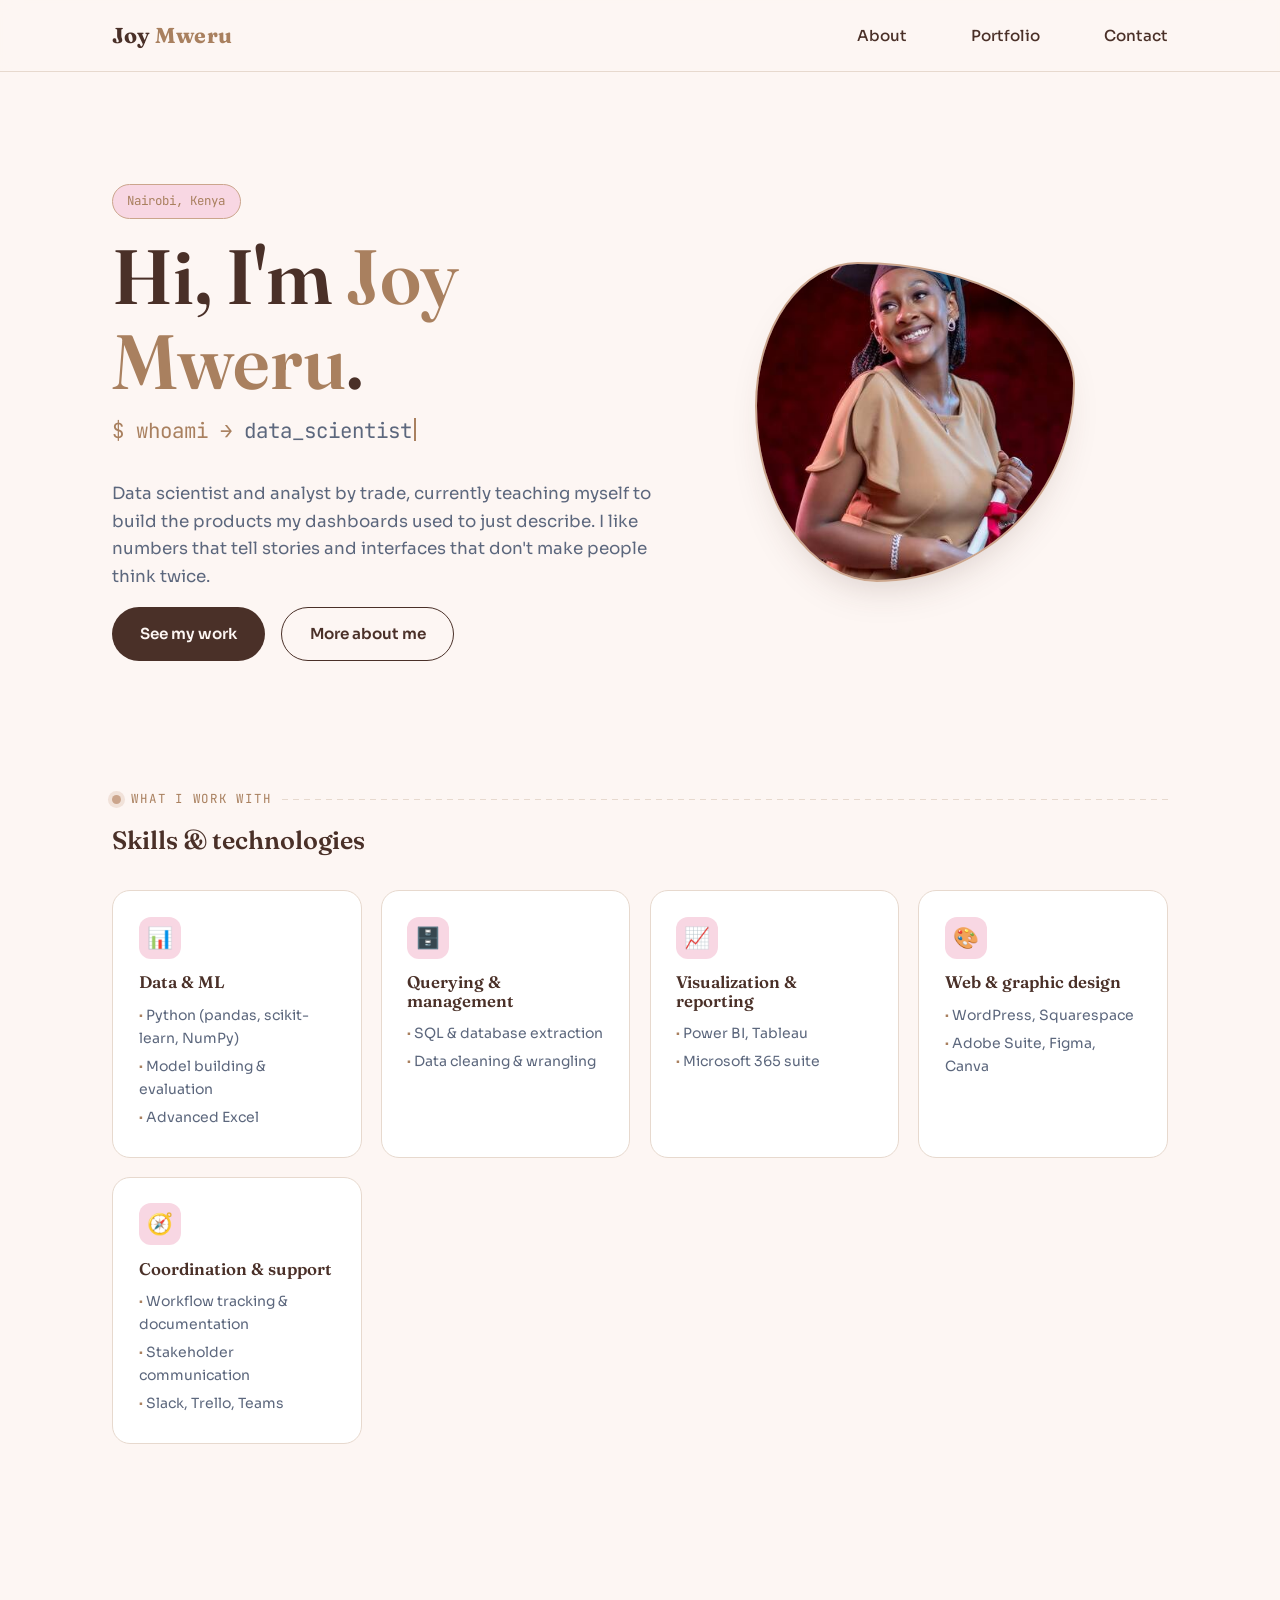
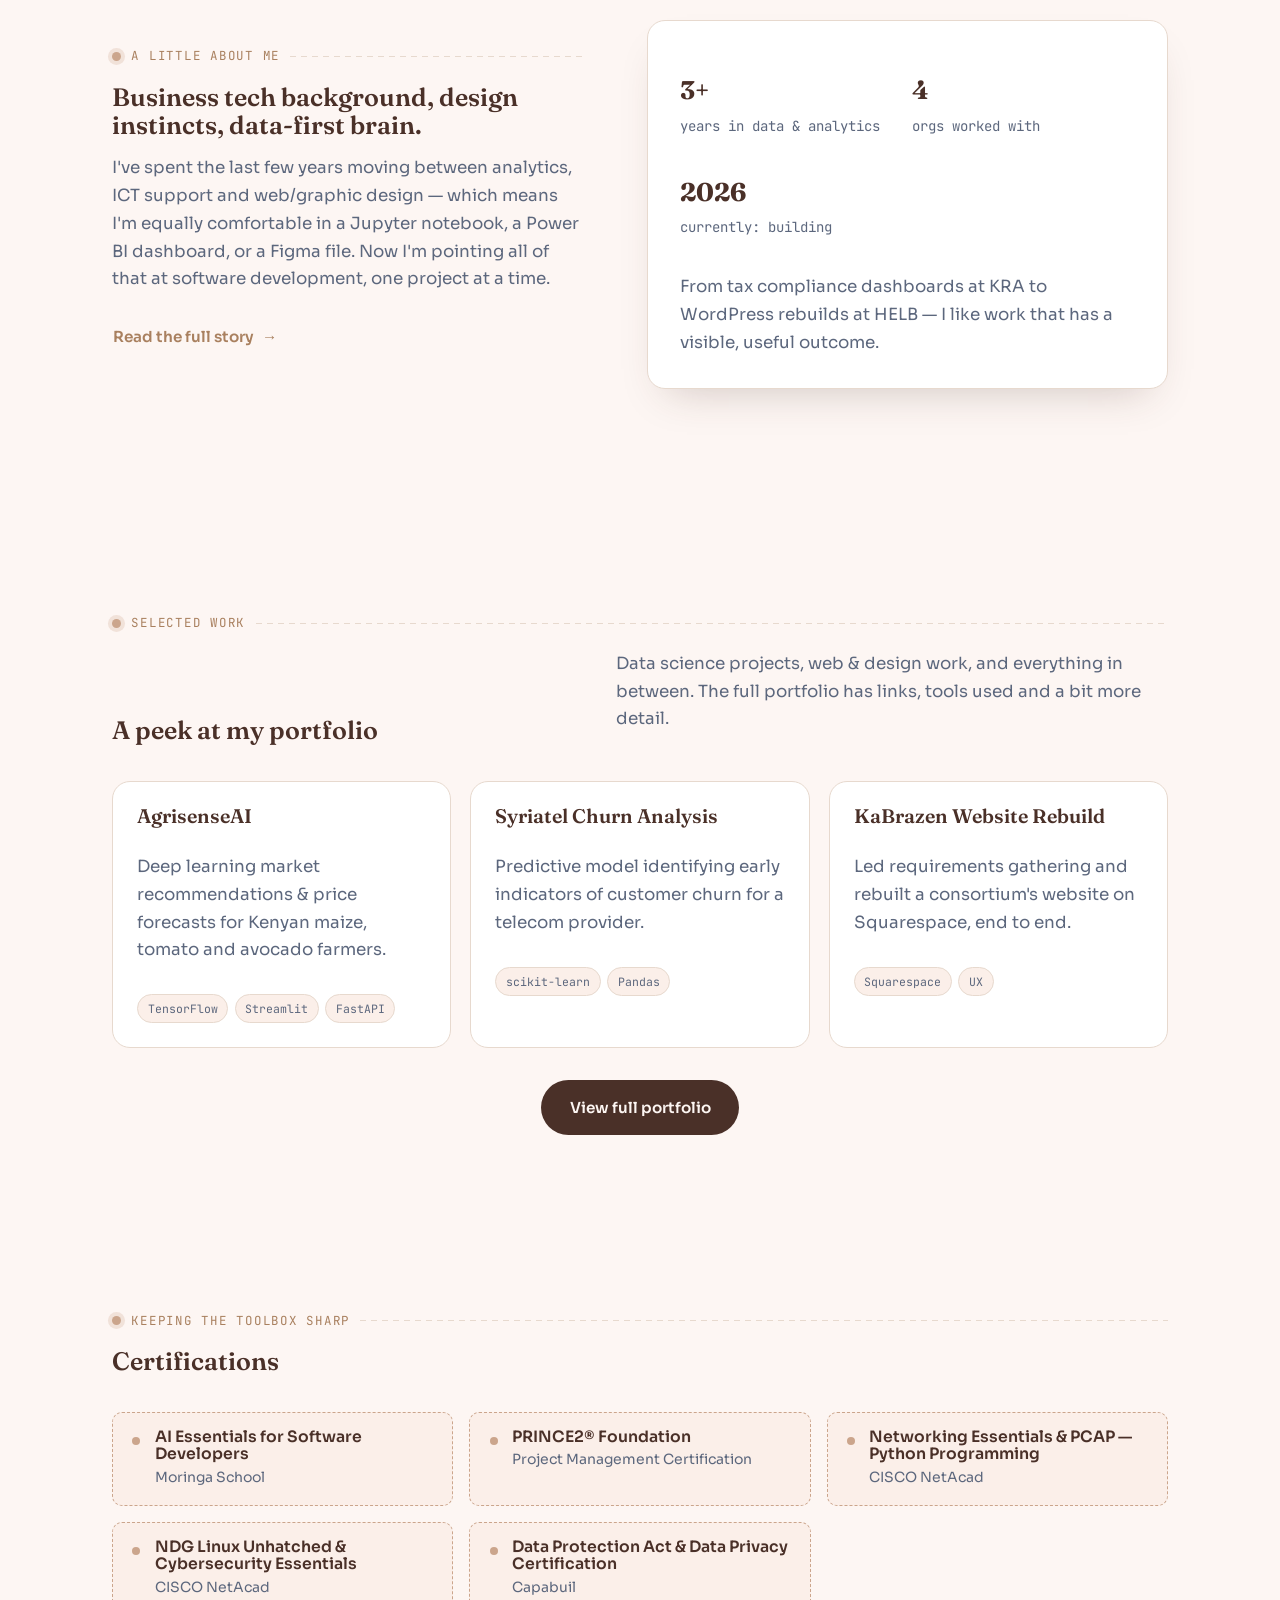
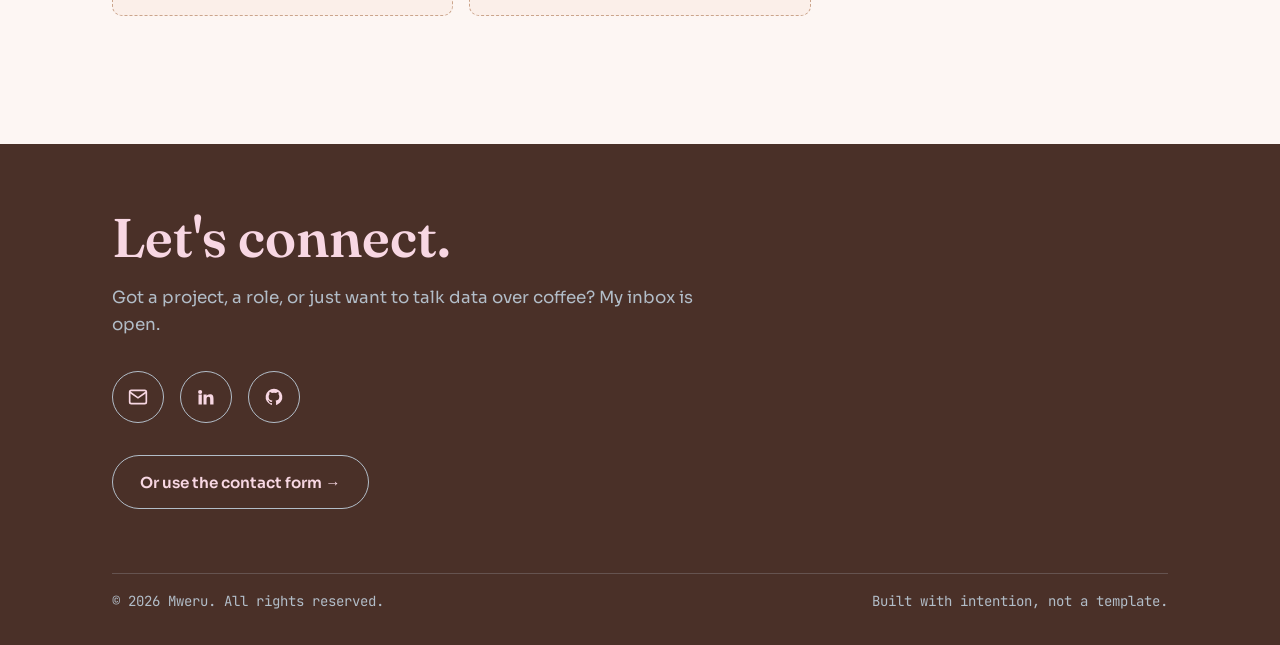
<file: index.html>
<!DOCTYPE html>
<html lang="en">
<head>
<meta charset="UTF-8">
<meta name="viewport" content="width=device-width, initial-scale=1.0">
<title>Joy Mweru Gitau — Data Scientist &amp; Developer in progress</title>
<meta name="description" content="Portfolio of Joy Mweru Gitau — data scientist and analyst transitioning into software development.">
<link rel="preconnect" href="https://fonts.googleapis.com">
<link rel="stylesheet" href="css/style.css">
</head>
<body>

<!-- ============ HEADER — appears on every page ============
     EDIT: your name/logo lives in .logo below. Nav items live in .nav-links -->
<header class="site-header">
  <div class="wrap">
    <a href="index.html" class="logo">Joy <span>Mweru</span></a>
    <nav>
      <ul class="nav-links">
        <li><a href="about.html">About</a></li>
        <li><a href="portfolio.html">Portfolio</a></li>
        <li><a href="contact.html">Contact</a></li>
      </ul>
    </nav>
    <button class="nav-toggle" aria-label="Toggle menu" aria-expanded="false"><span></span></button>
  </div>
</header>

<main>

  <!-- ============ HERO ============
       EDIT: swap the placeholder circle for a real photo — see
       comment inside .hero-portrait below. Update titles/blurb text. -->
  <section class="hero">
    <div class="wrap">
      <div class="hero-copy" data-reveal>
        <span class="hero-eyebrow">Nairobi, Kenya</span>
        <h1>Hi, I'm <em>Joy Mweru</em>.</h1>
        <p class="role-typer" data-role-typer></p>
        <p>Data scientist and analyst by trade, currently teaching myself to build the
          products my dashboards used to just describe. I like numbers that tell
          stories and interfaces that don't make people think twice.</p>
        <div class="hero-cta">
          <a href="portfolio.html" class="btn btn-primary">See my work</a>
          <a href="about.html" class="btn btn-outline">More about me</a>
        </div>
      </div>

      <div class="hero-portrait" data-reveal>
        <div class="frame">
          <img src="assets/img/img.jpg" alt="Joy Mweru Gitau">
        </div>
      </div>
    </div>
  </section>

  <!-- ============ SKILLS & TECHNOLOGIES ============ -->
  <section class="section-tight">
    <div class="wrap" data-reveal>
      <div class="eyebrow">What I work with</div>
      <div class="section-head">
        <h2>Skills &amp; technologies</h2>
      </div>
      <div class="skills-grid">
        <div class="skill-card">
          <div class="icon">📊</div>
          <h3>Data &amp; ML</h3>
          <ul>
            <li>Python (pandas, scikit-learn, NumPy)</li>
            <li>Model building &amp; evaluation</li>
            <li>Advanced Excel</li>
          </ul>
        </div>
        <div class="skill-card">
          <div class="icon">🗄️</div>
          <h3>Querying &amp; management</h3>
          <ul>
            <li>SQL &amp; database extraction</li>
            <li>Data cleaning &amp; wrangling</li>
          </ul>
        </div>
        <div class="skill-card">
          <div class="icon">📈</div>
          <h3>Visualization &amp; reporting</h3>
          <ul>
            <li>Power BI, Tableau</li>
            <li>Microsoft 365 suite</li>
          </ul>
        </div>
        <div class="skill-card">
          <div class="icon">🎨</div>
          <h3>Web &amp; graphic design</h3>
          <ul>
            <li>WordPress, Squarespace</li>
            <li>Adobe Suite, Figma, Canva</li>
          </ul>
        </div>
        <div class="skill-card">
          <div class="icon">🧭</div>
          <h3>Coordination &amp; support</h3>
          <ul>
            <li>Workflow tracking &amp; documentation</li>
            <li>Stakeholder communication</li>
            <li>Slack, Trello, Teams</li>
          </ul>
        </div>
      </div>
    </div>
  </section>

  <!-- ============ ABOUT PREVIEW ============ -->
  <section>
    <div class="wrap split" data-reveal>
      <div class="split-copy">
        <div class="eyebrow">A little about me</div>
        <h2>Business tech background, design instincts, data-first brain.</h2>
        <p>I've spent the last few years moving between analytics, ICT support and
          web/graphic design — which means I'm equally comfortable in a Jupyter
          notebook, a Power BI dashboard, or a Figma file. Now I'm pointing all of
          that at software development, one project at a time.</p>
        <a href="about.html" class="btn btn-ghost">Read the full story</a>
      </div>
      <div class="split-card">
        <div class="stat-row">
          <div class="stat"><b>3+</b><span>years in data &amp; analytics</span></div>
          <div class="stat"><b>4</b><span>orgs worked with</span></div>
          <div class="stat"><b>2026</b><span>currently: building</span></div>
        </div>
        <p style="margin:0;">From tax compliance dashboards at KRA to WordPress rebuilds
          at HELB — I like work that has a visible, useful outcome.</p>
      </div>
    </div>
  </section>

  <!-- ============ PORTFOLIO PREVIEW ============ -->
  <section>
    <div class="wrap" data-reveal>
      <div class="eyebrow">Selected work</div>
      <div class="section-head">
        <h2>A peek at my portfolio</h2>
        <p class="lede">Data science projects, web &amp; design work, and everything in
          between. The full portfolio has links, tools used and a bit more detail.</p>
      </div>
      <div class="preview-grid">
        <div class="preview-card">
          <h3>AgrisenseAI</h3>
          <p>Deep learning market recommendations &amp; price forecasts for Kenyan
            maize, tomato and avocado farmers.</p>
          <div class="tag-row">
            <span class="chip">TensorFlow</span><span class="chip">Streamlit</span><span class="chip">FastAPI</span>
          </div>
        </div>
        <div class="preview-card">
          <h3>Syriatel Churn Analysis</h3>
          <p>Predictive model identifying early indicators of customer churn for a
            telecom provider.</p>
          <div class="tag-row">
            <span class="chip">scikit-learn</span><span class="chip">Pandas</span>
          </div>
        </div>
        <div class="preview-card">
          <h3>KaBrazen Website Rebuild</h3>
          <p>Led requirements gathering and rebuilt a consortium's website on
            Squarespace, end to end.</p>
          <div class="tag-row">
            <span class="chip">Squarespace</span><span class="chip">UX</span>
          </div>
        </div>
      </div>
      <div style="margin-top: var(--space-md); text-align:center;">
        <a href="portfolio.html" class="btn btn-primary">View full portfolio</a>
      </div>
    </div>
  </section>

  <!-- ============ CERTIFICATIONS ============ -->
  <section class="section-tight">
    <div class="wrap" data-reveal>
      <div class="eyebrow">Keeping the toolbox sharp</div>
      <div class="section-head"><h2>Certifications</h2></div>
      <div class="cert-list">
        <div class="cert-item"><span class="dot"></span>
          <div><h4>AI Essentials for Software Developers</h4><p>Moringa School</p></div>
        </div>
        <div class="cert-item"><span class="dot"></span>
          <div><h4>PRINCE2® Foundation</h4><p>Project Management Certification</p></div>
        </div>
        <div class="cert-item"><span class="dot"></span>
          <div><h4>Networking Essentials &amp; PCAP — Python Programming</h4><p>CISCO NetAcad</p></div>
        </div>
        <div class="cert-item"><span class="dot"></span>
          <div><h4>NDG Linux Unhatched &amp; Cybersecurity Essentials</h4><p>CISCO NetAcad</p></div>
        </div>
        <div class="cert-item"><span class="dot"></span>
          <div><h4>Data Protection Act &amp; Data Privacy Certification</h4><p>Capabuil</p></div>
        </div>
      </div>
    </div>
  </section>

</main>

<!-- ============ FOOTER — Let's Connect (every page) ============
     EDIT: your email/LinkedIn/GitHub links live here. -->
<footer class="site-footer">
  <div class="wrap">
    <div class="footer-connect">
      <h2>Let's connect.</h2>
      <p>Got a project, a role, or just want to talk data over coffee? My inbox is open.</p>
      <div class="footer-icons">
        <a href="mailto:mweruwagitau@gmail.com" aria-label="Email Joy" title="Email">
          <svg width="20" height="20" viewBox="0 0 24 24" fill="none" stroke="currentColor" stroke-width="2"><path d="M4 4h16v16H4z" stroke="none"/><path d="M22 6l-10 7L2 6"/><rect x="2" y="4" width="20" height="16" rx="2"/></svg>
        </a>
        <a href="https://linkedin.com/in/YOUR-LINKEDIN" target="_blank" rel="noopener" aria-label="LinkedIn" title="LinkedIn">
          <svg width="20" height="20" viewBox="0 0 24 24" fill="currentColor"><path d="M4.98 3.5a2.5 2.5 0 11-.02 5 2.5 2.5 0 01.02-5zM3 9h4v12H3zM9 9h3.8v1.7h.05c.53-1 1.83-2.05 3.77-2.05C20.5 8.65 21 11 21 14.1V21h-4v-6.1c0-1.45-.03-3.3-2.02-3.3-2.02 0-2.33 1.58-2.33 3.2V21H9z"/></svg>
        </a>
        <a href="https://github.com/YOUR-GITHUB" target="_blank" rel="noopener" aria-label="GitHub" title="GitHub">
          <svg width="20" height="20" viewBox="0 0 24 24" fill="currentColor"><path d="M12 2a10 10 0 00-3.16 19.5c.5.1.68-.22.68-.48v-1.7c-2.78.6-3.37-1.34-3.37-1.34-.46-1.16-1.11-1.47-1.11-1.47-.9-.62.07-.6.07-.6 1 .07 1.53 1.03 1.53 1.03.9 1.53 2.34 1.09 2.91.83.09-.65.35-1.09.63-1.34-2.22-.25-4.56-1.11-4.56-4.94 0-1.1.39-1.99 1.03-2.69-.1-.25-.45-1.27.1-2.65 0 0 .84-.27 2.75 1.02a9.5 9.5 0 015 0c1.9-1.29 2.74-1.02 2.74-1.02.56 1.38.21 2.4.1 2.65.65.7 1.03 1.59 1.03 2.69 0 3.84-2.34 4.68-4.57 4.93.36.31.68.92.68 1.85V21c0 .27.18.58.69.48A10 10 0 0012 2z"/></svg>
        </a>
      </div>
      <a href="contact.html" class="btn btn-outline" style="border-color: var(--silver-blue); color: var(--bg-soft);">Or use the contact form →</a>
    </div>
    <div class="footer-bottom">
      <span>© 2026 Mweru. All rights reserved.</span>
      <span>Built with intention, not a template.</span>
    </div>
  </div>
</footer>

<script src="js/script.js"></script>
</body>
</html>
</file>
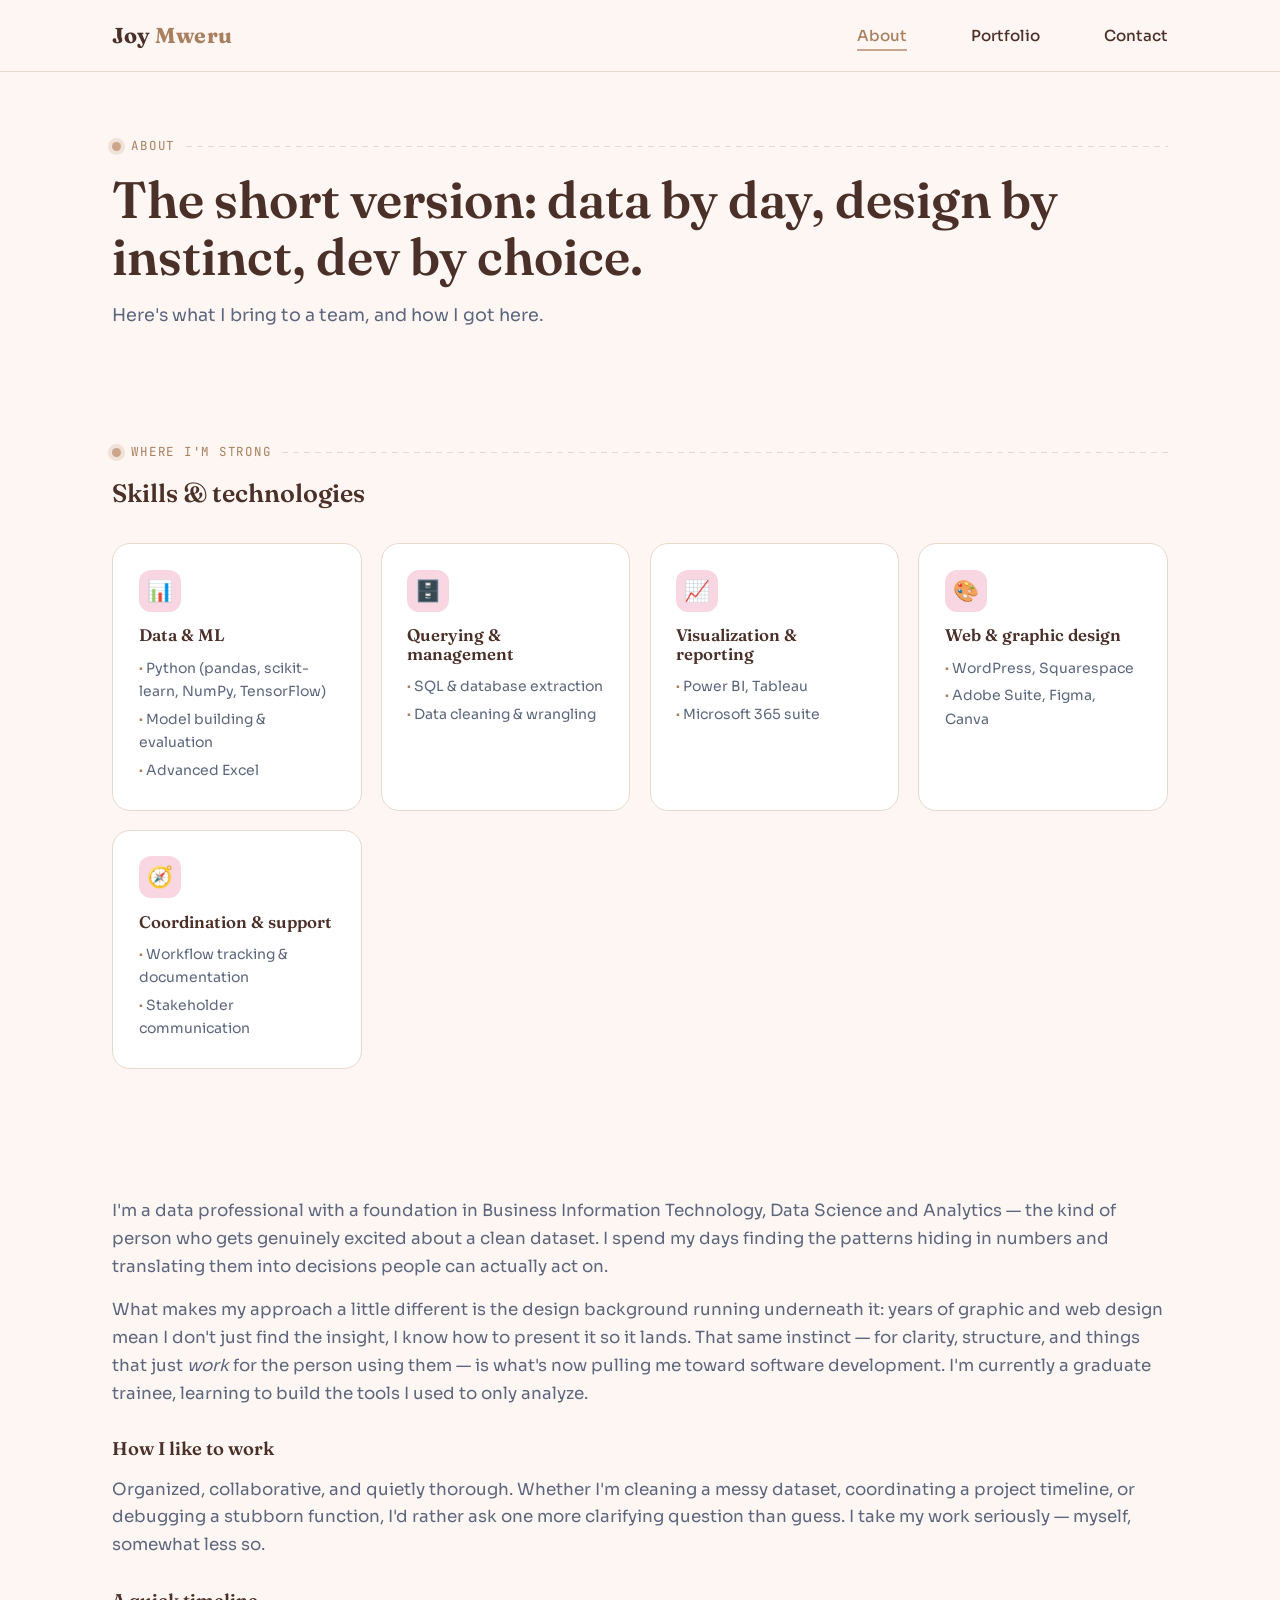
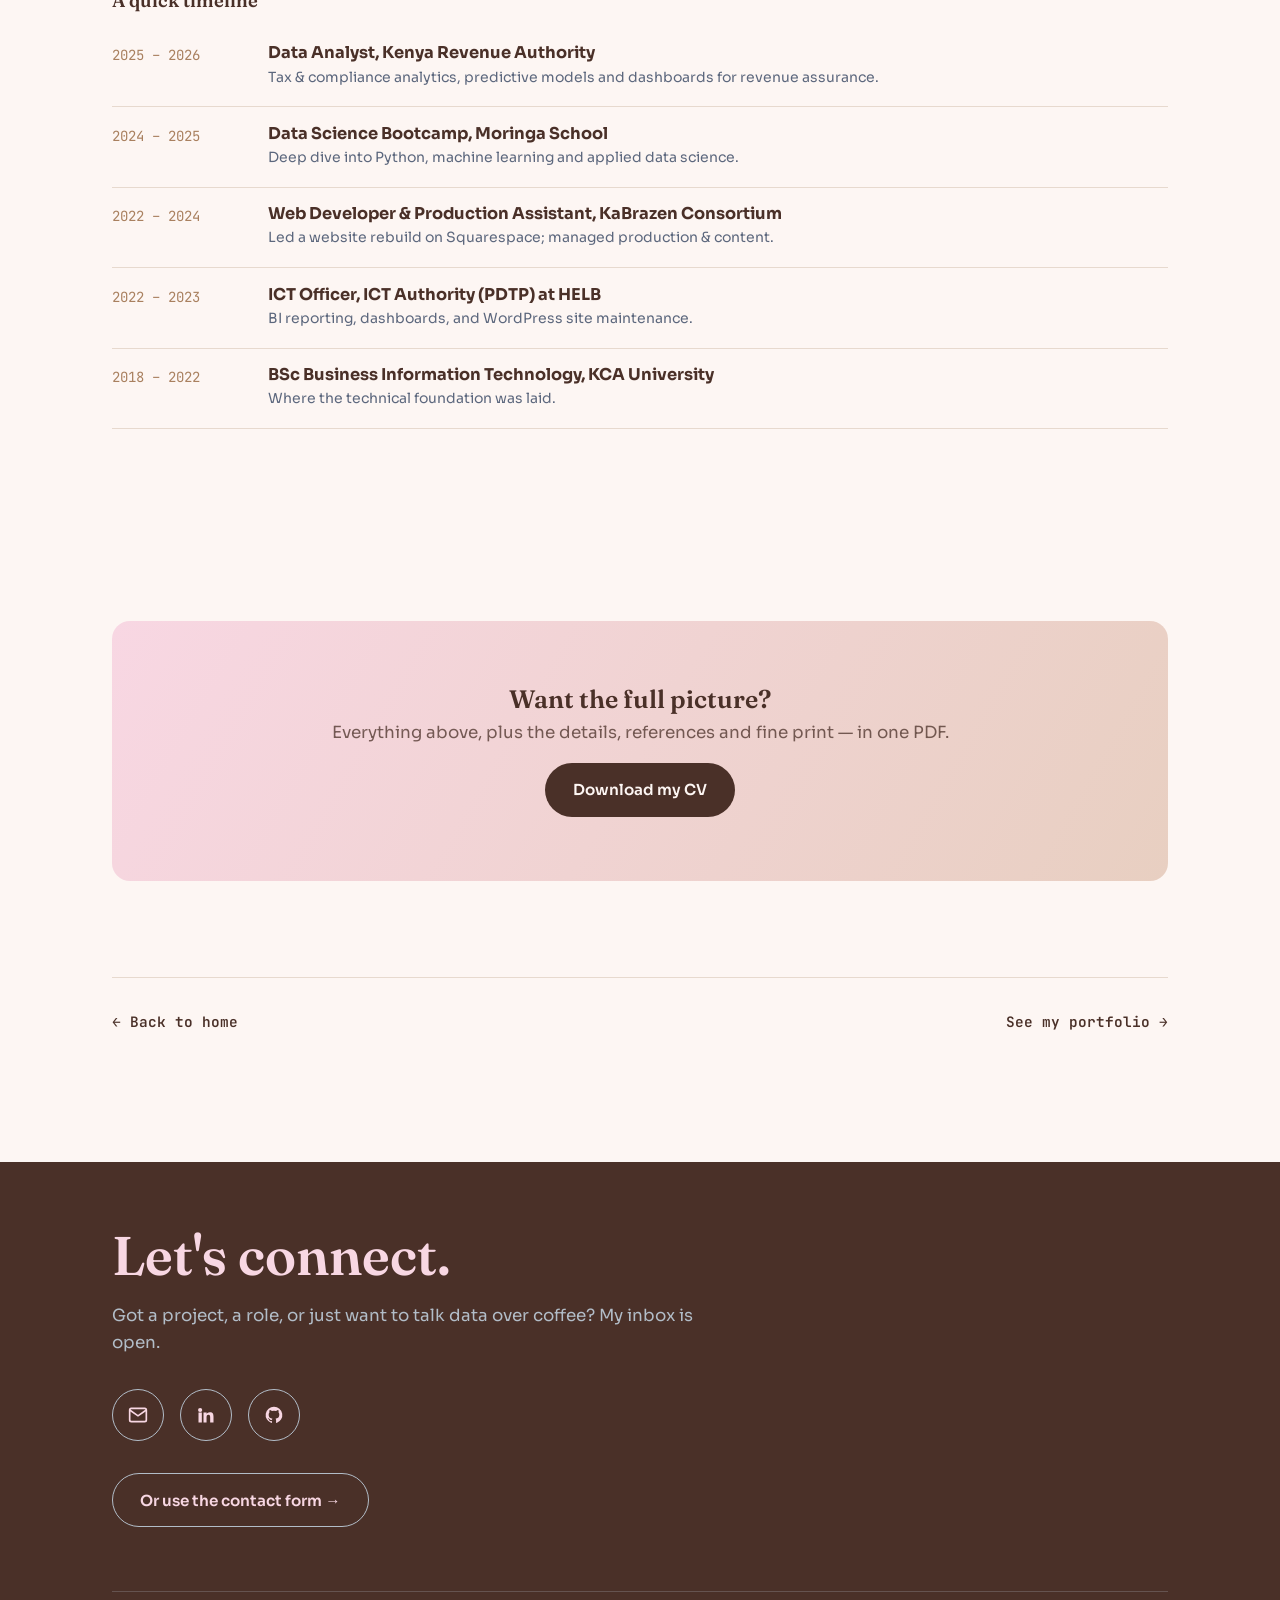
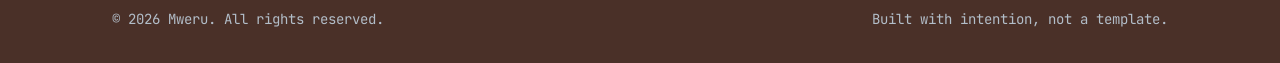
<file: about.html>
<!DOCTYPE html>
<html lang="en">
<head>
<meta charset="UTF-8">
<meta name="viewport" content="width=device-width, initial-scale=1.0">
<title>About — Joy Mweru Gitau</title>
<meta name="description" content="About Joy Mweru Gitau — skills, background, and journey from data science into software development.">
<link rel="preconnect" href="https://fonts.googleapis.com">
<link rel="stylesheet" href="css/style.css">
</head>
<body>

<header class="site-header">
  <div class="wrap">
    <a href="index.html" class="logo">Joy <span>Mweru</span></a>
    <nav>
      <ul class="nav-links">
        <li><a href="about.html" aria-current="page">About</a></li>
        <li><a href="portfolio.html">Portfolio</a></li>
        <li><a href="contact.html">Contact</a></li>
      </ul>
    </nav>
    <button class="nav-toggle" aria-label="Toggle menu" aria-expanded="false"><span></span></button>
  </div>
</header>

<main>

  <section class="page-hero">
    <div class="wrap" data-reveal>
      <div class="eyebrow">About</div>
      <h1>The short version: data by day, design by instinct, dev by choice.</h1>
      <p class="lede">Here's what I bring to a team, and how I got here.</p>
    </div>
  </section>

  <!-- ============ SKILLS FIRST (as requested) ============ -->
  <section class="section-tight">
    <div class="wrap" data-reveal>
      <div class="eyebrow">Where I'm strong</div>
      <div class="section-head"><h2>Skills &amp; technologies</h2></div>
      <div class="skills-grid">
        <div class="skill-card">
          <div class="icon">📊</div>
          <h3>Data &amp; ML</h3>
          <ul><li>Python (pandas, scikit-learn, NumPy, TensorFlow)</li><li>Model building &amp; evaluation</li><li>Advanced Excel</li></ul>
        </div>
        <div class="skill-card">
          <div class="icon">🗄️</div>
          <h3>Querying &amp; management</h3>
          <ul><li>SQL &amp; database extraction</li><li>Data cleaning &amp; wrangling</li></ul>
        </div>
        <div class="skill-card">
          <div class="icon">📈</div>
          <h3>Visualization &amp; reporting</h3>
          <ul><li>Power BI, Tableau</li><li>Microsoft 365 suite</li></ul>
        </div>
        <div class="skill-card">
          <div class="icon">🎨</div>
          <h3>Web &amp; graphic design</h3>
          <ul><li>WordPress, Squarespace</li><li>Adobe Suite, Figma, Canva</li></ul>
        </div>
        <div class="skill-card">
          <div class="icon">🧭</div>
          <h3>Coordination &amp; support</h3>
          <ul><li>Workflow tracking &amp; documentation</li><li>Stakeholder communication</li></ul>
        </div>
      </div>
    </div>
  </section>

  <!-- ============ INTRO / STORY ============
       EDIT: this is the main place to update your personal narrative. -->
  <section class="section-tight">
    <div class="wrap about-body" data-reveal>
      <div class="about-copy">
        <p>I'm a data professional with a foundation in Business Information Technology,
          Data Science and Analytics — the kind of person who gets genuinely excited
          about a clean dataset. I spend my days finding the patterns hiding in
          numbers and translating them into decisions people can actually act on.</p>
        <p>What makes my approach a little different is the design background running
          underneath it: years of graphic and web design mean I don't just find the
          insight, I know how to present it so it lands. That same instinct — for
          clarity, structure, and things that just <em>work</em> for the person using
          them — is what's now pulling me toward software development. I'm currently
          a graduate trainee, learning to build the tools I used to only analyze.</p>
        <h3>How I like to work</h3>
        <p>Organized, collaborative, and quietly thorough. Whether I'm cleaning a messy
          dataset, coordinating a project timeline, or debugging a stubborn function,
          I'd rather ask one more clarifying question than guess. I take my work
          seriously — myself, somewhat less so.</p>

        <h3>A quick timeline</h3>
        <div class="timeline">
          <div class="timeline-item">
            <span class="when">2025 – 2026</span>
            <div><h4>Data Analyst, Kenya Revenue Authority</h4><p>Tax &amp; compliance analytics, predictive models and dashboards for revenue assurance.</p></div>
          </div>
          <div class="timeline-item">
            <span class="when">2024 – 2025</span>
            <div><h4>Data Science Bootcamp, Moringa School</h4><p>Deep dive into Python, machine learning and applied data science.</p></div>
          </div>
          <div class="timeline-item">
            <span class="when">2022 – 2024</span>
            <div><h4>Web Developer &amp; Production Assistant, KaBrazen Consortium</h4><p>Led a website rebuild on Squarespace; managed production &amp; content.</p></div>
          </div>
          <div class="timeline-item">
            <span class="when">2022 – 2023</span>
            <div><h4>ICT Officer, ICT Authority (PDTP) at HELB</h4><p>BI reporting, dashboards, and WordPress site maintenance.</p></div>
          </div>
          <div class="timeline-item">
            <span class="when">2018 – 2022</span>
            <div><h4>BSc Business Information Technology, KCA University</h4><p>Where the technical foundation was laid.</p></div>
          </div>
        </div>
      </div>
    </div>
  </section>

  <!-- ============ CTA — Download CV ============ -->
  <section class="section-tight">
    <div class="wrap" data-reveal>
      <div class="cta-banner">
        <h2>Want the full picture?</h2>
        <p>Everything above, plus the details, references and fine print — in one PDF.</p>
        <!-- EDIT: swap this file whenever you update your CV, keep the filename
             the same (or update the href) so this button never breaks -->
        <a href="assets/cv/Joy_Mweru_Gitau_CV.pdf" class="btn btn-primary" download>Download my CV</a>
      </div>
    </div>
  </section>

  <!-- ============ BOTTOM PAGE NAV (as requested) ============ -->
  <div class="wrap">
    <div class="page-bottom-nav">
      <a href="index.html">&larr; Back to home</a>
      <a href="portfolio.html">See my portfolio &rarr;</a>
    </div>
  </div>

</main>

<footer class="site-footer">
  <div class="wrap">
    <div class="footer-connect">
      <h2>Let's connect.</h2>
      <p>Got a project, a role, or just want to talk data over coffee? My inbox is open.</p>
      <div class="footer-icons">
        <a href="mailto:mweruwagitau@gmail.com" aria-label="Email Joy" title="Email">
          <svg width="20" height="20" viewBox="0 0 24 24" fill="none" stroke="currentColor" stroke-width="2"><path d="M22 6l-10 7L2 6"/><rect x="2" y="4" width="20" height="16" rx="2"/></svg>
        </a>
        <a href="https://linkedin.com/in/YOUR-LINKEDIN" target="_blank" rel="noopener" aria-label="LinkedIn" title="LinkedIn">
          <svg width="20" height="20" viewBox="0 0 24 24" fill="currentColor"><path d="M4.98 3.5a2.5 2.5 0 11-.02 5 2.5 2.5 0 01.02-5zM3 9h4v12H3zM9 9h3.8v1.7h.05c.53-1 1.83-2.05 3.77-2.05C20.5 8.65 21 11 21 14.1V21h-4v-6.1c0-1.45-.03-3.3-2.02-3.3-2.02 0-2.33 1.58-2.33 3.2V21H9z"/></svg>
        </a>
        <a href="https://github.com/YOUR-GITHUB" target="_blank" rel="noopener" aria-label="GitHub" title="GitHub">
          <svg width="20" height="20" viewBox="0 0 24 24" fill="currentColor"><path d="M12 2a10 10 0 00-3.16 19.5c.5.1.68-.22.68-.48v-1.7c-2.78.6-3.37-1.34-3.37-1.34-.46-1.16-1.11-1.47-1.11-1.47-.9-.62.07-.6.07-.6 1 .07 1.53 1.03 1.53 1.03.9 1.53 2.34 1.09 2.91.83.09-.65.35-1.09.63-1.34-2.22-.25-4.56-1.11-4.56-4.94 0-1.1.39-1.99 1.03-2.69-.1-.25-.45-1.27.1-2.65 0 0 .84-.27 2.75 1.02a9.5 9.5 0 015 0c1.9-1.29 2.74-1.02 2.74-1.02.56 1.38.21 2.4.1 2.65.65.7 1.03 1.59 1.03 2.69 0 3.84-2.34 4.68-4.57 4.93.36.31.68.92.68 1.85V21c0 .27.18.58.69.48A10 10 0 0012 2z"/></svg>
        </a>
      </div>
      <a href="contact.html" class="btn btn-outline" style="border-color: var(--silver-blue); color: var(--bg-soft);">Or use the contact form →</a>
    </div>
    <div class="footer-bottom">
      <span>© 2026 Mweru. All rights reserved.</span>
      <span>Built with intention, not a template.</span>
    </div>
  </div>
</footer>

<script src="js/script.js"></script>
</body>
</html>
</file>
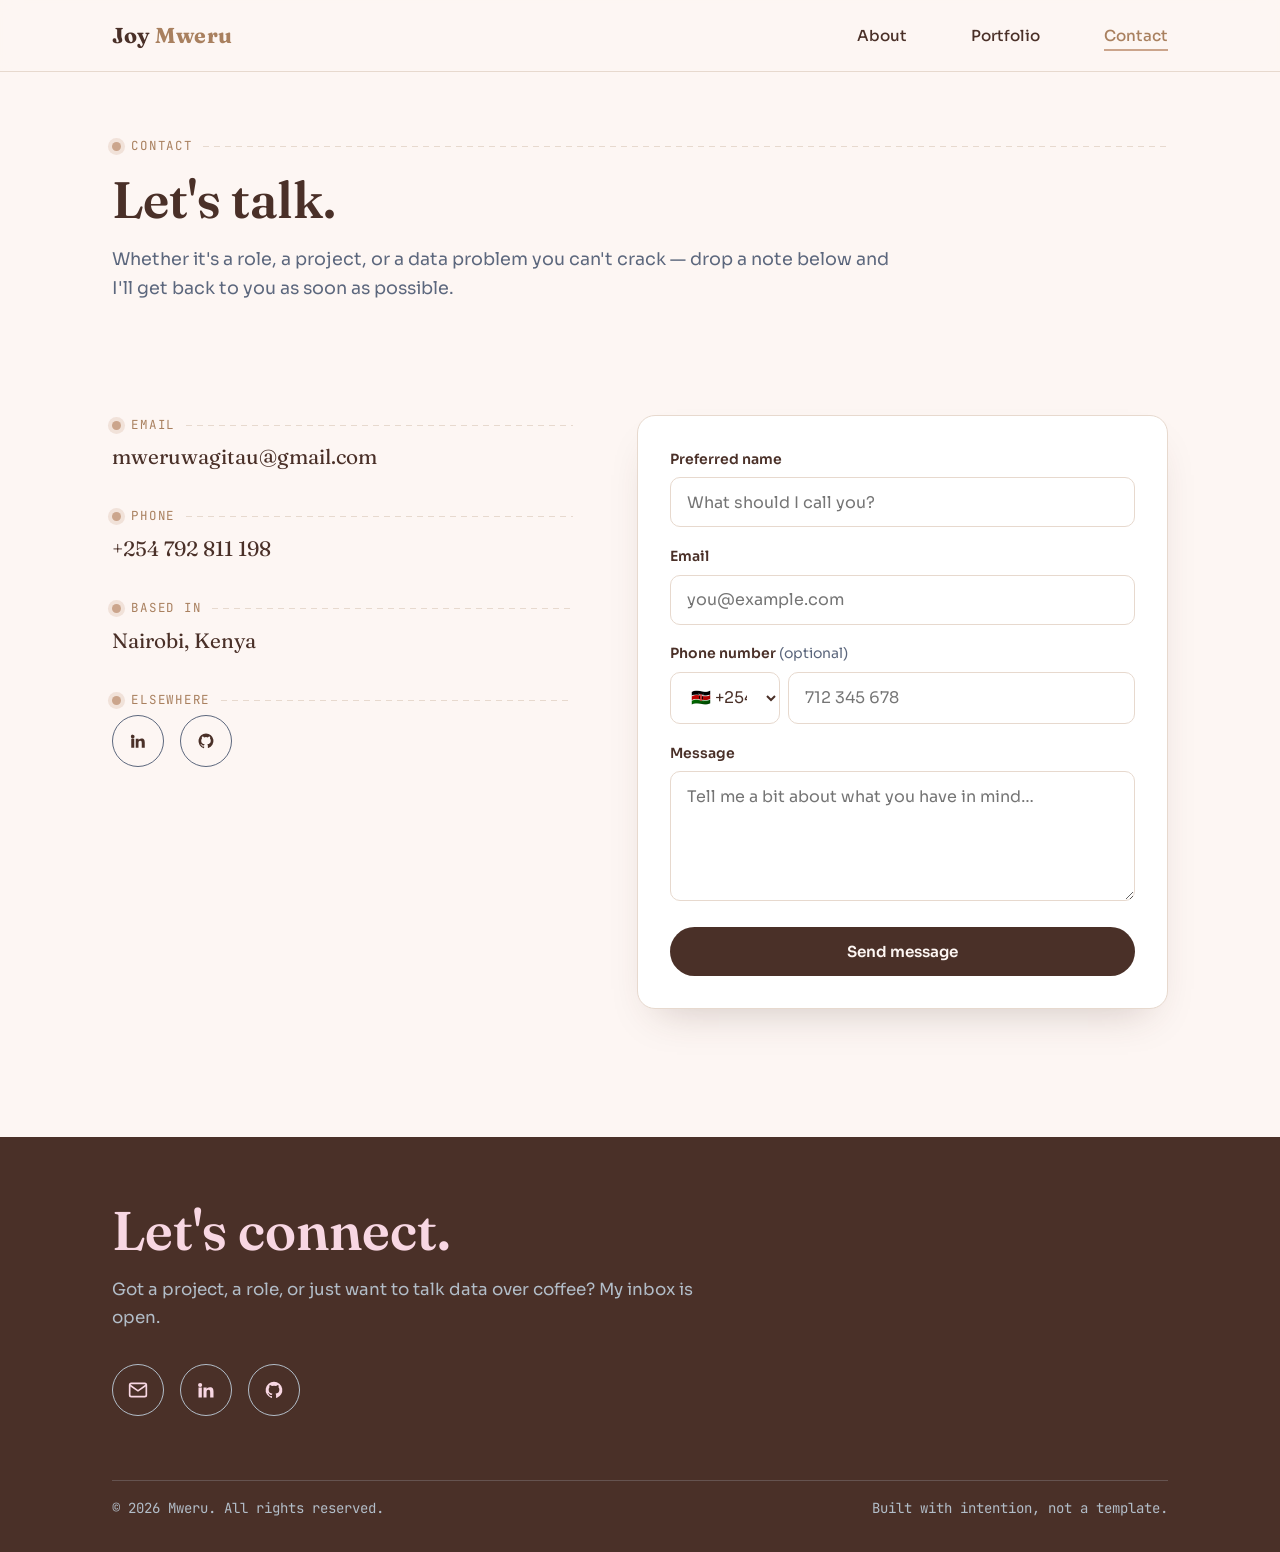
<file: contact.html>
<!DOCTYPE html>
<html lang="en">
<head>
<meta charset="UTF-8">
<meta name="viewport" content="width=device-width, initial-scale=1.0">
<title>Contact — Joy Mweru Gitau</title>
<meta name="description" content="Get in touch with Joy Mweru Gitau.">
<link rel="preconnect" href="https://fonts.googleapis.com">
<link rel="stylesheet" href="css/style.css">
</head>
<body>

<header class="site-header">
  <div class="wrap">
    <a href="index.html" class="logo">Joy <span>Mweru</span></a>
    <nav>
      <ul class="nav-links">
        <li><a href="about.html">About</a></li>
        <li><a href="portfolio.html">Portfolio</a></li>
        <li><a href="contact.html" aria-current="page">Contact</a></li>
      </ul>
    </nav>
    <button class="nav-toggle" aria-label="Toggle menu" aria-expanded="false"><span></span></button>
  </div>
</header>

<main>

  <section class="page-hero">
    <div class="wrap" data-reveal>
      <div class="eyebrow">Contact</div>
      <h1>Let's talk.</h1>
      <p class="lede">Whether it's a role, a project, or a data problem you can't
        crack — drop a note below and I'll get back to you as soon as possible.</p>
    </div>
  </section>

  <section class="section-tight">
    <div class="wrap contact-grid" data-reveal>

      <div class="contact-info">
        <div class="info-item">
          <div class="eyebrow">Email</div>
          <a class="big-link" href="mailto:mweruwagitau@gmail.com">mweruwagitau@gmail.com</a>
        </div>
        <div class="info-item">
          <div class="eyebrow">Phone</div>
          <a class="big-link" href="tel:+254792811198">+254 792 811 198</a>
        </div>
        <div class="info-item">
          <div class="eyebrow">Based in</div>
          <p style="color:var(--chocolate); font-family: var(--font-display); font-size:1.3rem; margin:0;">Nairobi, Kenya</p>
        </div>
        <div class="info-item">
          <div class="eyebrow">Elsewhere</div>
          <div class="footer-icons" style="margin:0;">
            <a href="https://linkedin.com/in/YOUR-LINKEDIN" target="_blank" rel="noopener" aria-label="LinkedIn" title="LinkedIn" style="border-color:var(--slate); color:var(--chocolate);">
              <svg width="18" height="18" viewBox="0 0 24 24" fill="currentColor"><path d="M4.98 3.5a2.5 2.5 0 11-.02 5 2.5 2.5 0 01.02-5zM3 9h4v12H3zM9 9h3.8v1.7h.05c.53-1 1.83-2.05 3.77-2.05C20.5 8.65 21 11 21 14.1V21h-4v-6.1c0-1.45-.03-3.3-2.02-3.3-2.02 0-2.33 1.58-2.33 3.2V21H9z"/></svg>
            </a>
            <a href="https://github.com/YOUR-GITHUB" target="_blank" rel="noopener" aria-label="GitHub" title="GitHub" style="border-color:var(--slate); color:var(--chocolate);">
              <svg width="18" height="18" viewBox="0 0 24 24" fill="currentColor"><path d="M12 2a10 10 0 00-3.16 19.5c.5.1.68-.22.68-.48v-1.7c-2.78.6-3.37-1.34-3.37-1.34-.46-1.16-1.11-1.47-1.11-1.47-.9-.62.07-.6.07-.6 1 .07 1.53 1.03 1.53 1.03.9 1.53 2.34 1.09 2.91.83.09-.65.35-1.09.63-1.34-2.22-.25-4.56-1.11-4.56-4.94 0-1.1.39-1.99 1.03-2.69-.1-.25-.45-1.27.1-2.65 0 0 .84-.27 2.75 1.02a9.5 9.5 0 015 0c1.9-1.29 2.74-1.02 2.74-1.02.56 1.38.21 2.4.1 2.65.65.7 1.03 1.59 1.03 2.69 0 3.84-2.34 4.68-4.57 4.93.36.31.68.92.68 1.85V21c0 .27.18.58.69.48A10 10 0 0012 2z"/></svg>
            </a>
          </div>
        </div>
      </div>

      <!-- ============ CONTACT FORM ============
           EDIT: set the `action` URL below to your Formspree endpoint —
           full instructions are in the comment at the top of js/script.js -->
      <form class="contact-form" id="contact-form" action="https://formspree.io/f/YOUR_FORM_ID" method="POST">
        <div class="form-row">
          <label for="name">Preferred name</label>
          <input type="text" id="name" name="name" placeholder="What should I call you?" required>
        </div>

        <div class="form-row">
          <label for="email">Email</label>
          <input type="email" id="email" name="email" placeholder="you@example.com" required>
        </div>

        <div class="form-row">
          <label for="phone-number">Phone number <span class="optional-tag">(optional)</span></label>
          <div class="phone-field">
            <select id="phone-code" name="phone_country_code" aria-label="Country code">
              <option value="+254" selected>🇰🇪 +254</option>
              <option value="+1">🇺🇸 +1</option>
              <option value="+44">🇬🇧 +44</option>
              <option value="+91">🇮🇳 +91</option>
              <option value="+27">🇿🇦 +27</option>
              <option value="+234">🇳🇬 +234</option>
              <option value="+255">🇹🇿 +255</option>
              <option value="+256">🇺🇬 +256</option>
              <option value="+971">🇦🇪 +971</option>
              <option value="+61">🇦🇺 +61</option>
              <!-- EDIT: add more <option value="+code">flag +code</option> as needed -->
            </select>
            <input type="tel" id="phone-number" name="phone_number" placeholder="712 345 678">
          </div>
        </div>

        <div class="form-row">
          <label for="message">Message</label>
          <textarea id="message" name="message" placeholder="Tell me a bit about what you have in mind…" required></textarea>
        </div>

        <button type="submit" class="btn btn-primary" style="width:100%; justify-content:center;">Send message</button>
        <div class="form-status" id="form-status" role="status" aria-live="polite"></div>
      </form>

    </div>
  </section>

</main>

<footer class="site-footer">
  <div class="wrap">
    <div class="footer-connect">
      <h2>Let's connect.</h2>
      <p>Got a project, a role, or just want to talk data over coffee? My inbox is open.</p>
      <div class="footer-icons">
        <a href="mailto:mweruwagitau@gmail.com" aria-label="Email Joy" title="Email">
          <svg width="20" height="20" viewBox="0 0 24 24" fill="none" stroke="currentColor" stroke-width="2"><path d="M22 6l-10 7L2 6"/><rect x="2" y="4" width="20" height="16" rx="2"/></svg>
        </a>
        <a href="https://linkedin.com/in/YOUR-LINKEDIN" target="_blank" rel="noopener" aria-label="LinkedIn" title="LinkedIn">
          <svg width="20" height="20" viewBox="0 0 24 24" fill="currentColor"><path d="M4.98 3.5a2.5 2.5 0 11-.02 5 2.5 2.5 0 01.02-5zM3 9h4v12H3zM9 9h3.8v1.7h.05c.53-1 1.83-2.05 3.77-2.05C20.5 8.65 21 11 21 14.1V21h-4v-6.1c0-1.45-.03-3.3-2.02-3.3-2.02 0-2.33 1.58-2.33 3.2V21H9z"/></svg>
        </a>
        <a href="https://github.com/YOUR-GITHUB" target="_blank" rel="noopener" aria-label="GitHub" title="GitHub">
          <svg width="20" height="20" viewBox="0 0 24 24" fill="currentColor"><path d="M12 2a10 10 0 00-3.16 19.5c.5.1.68-.22.68-.48v-1.7c-2.78.6-3.37-1.34-3.37-1.34-.46-1.16-1.11-1.47-1.11-1.47-.9-.62.07-.6.07-.6 1 .07 1.53 1.03 1.53 1.03.9 1.53 2.34 1.09 2.91.83.09-.65.35-1.09.63-1.34-2.22-.25-4.56-1.11-4.56-4.94 0-1.1.39-1.99 1.03-2.69-.1-.25-.45-1.27.1-2.65 0 0 .84-.27 2.75 1.02a9.5 9.5 0 015 0c1.9-1.29 2.74-1.02 2.74-1.02.56 1.38.21 2.4.1 2.65.65.7 1.03 1.59 1.03 2.69 0 3.84-2.34 4.68-4.57 4.93.36.31.68.92.68 1.85V21c0 .27.18.58.69.48A10 10 0 0012 2z"/></svg>
        </a>
      </div>
    </div>
    <div class="footer-bottom">
      <span>© 2026 Mweru. All rights reserved.</span>
      <span>Built with intention, not a template.</span>
    </div>
  </div>
</footer>

<script src="js/script.js"></script>
</body>
</html>
</file>
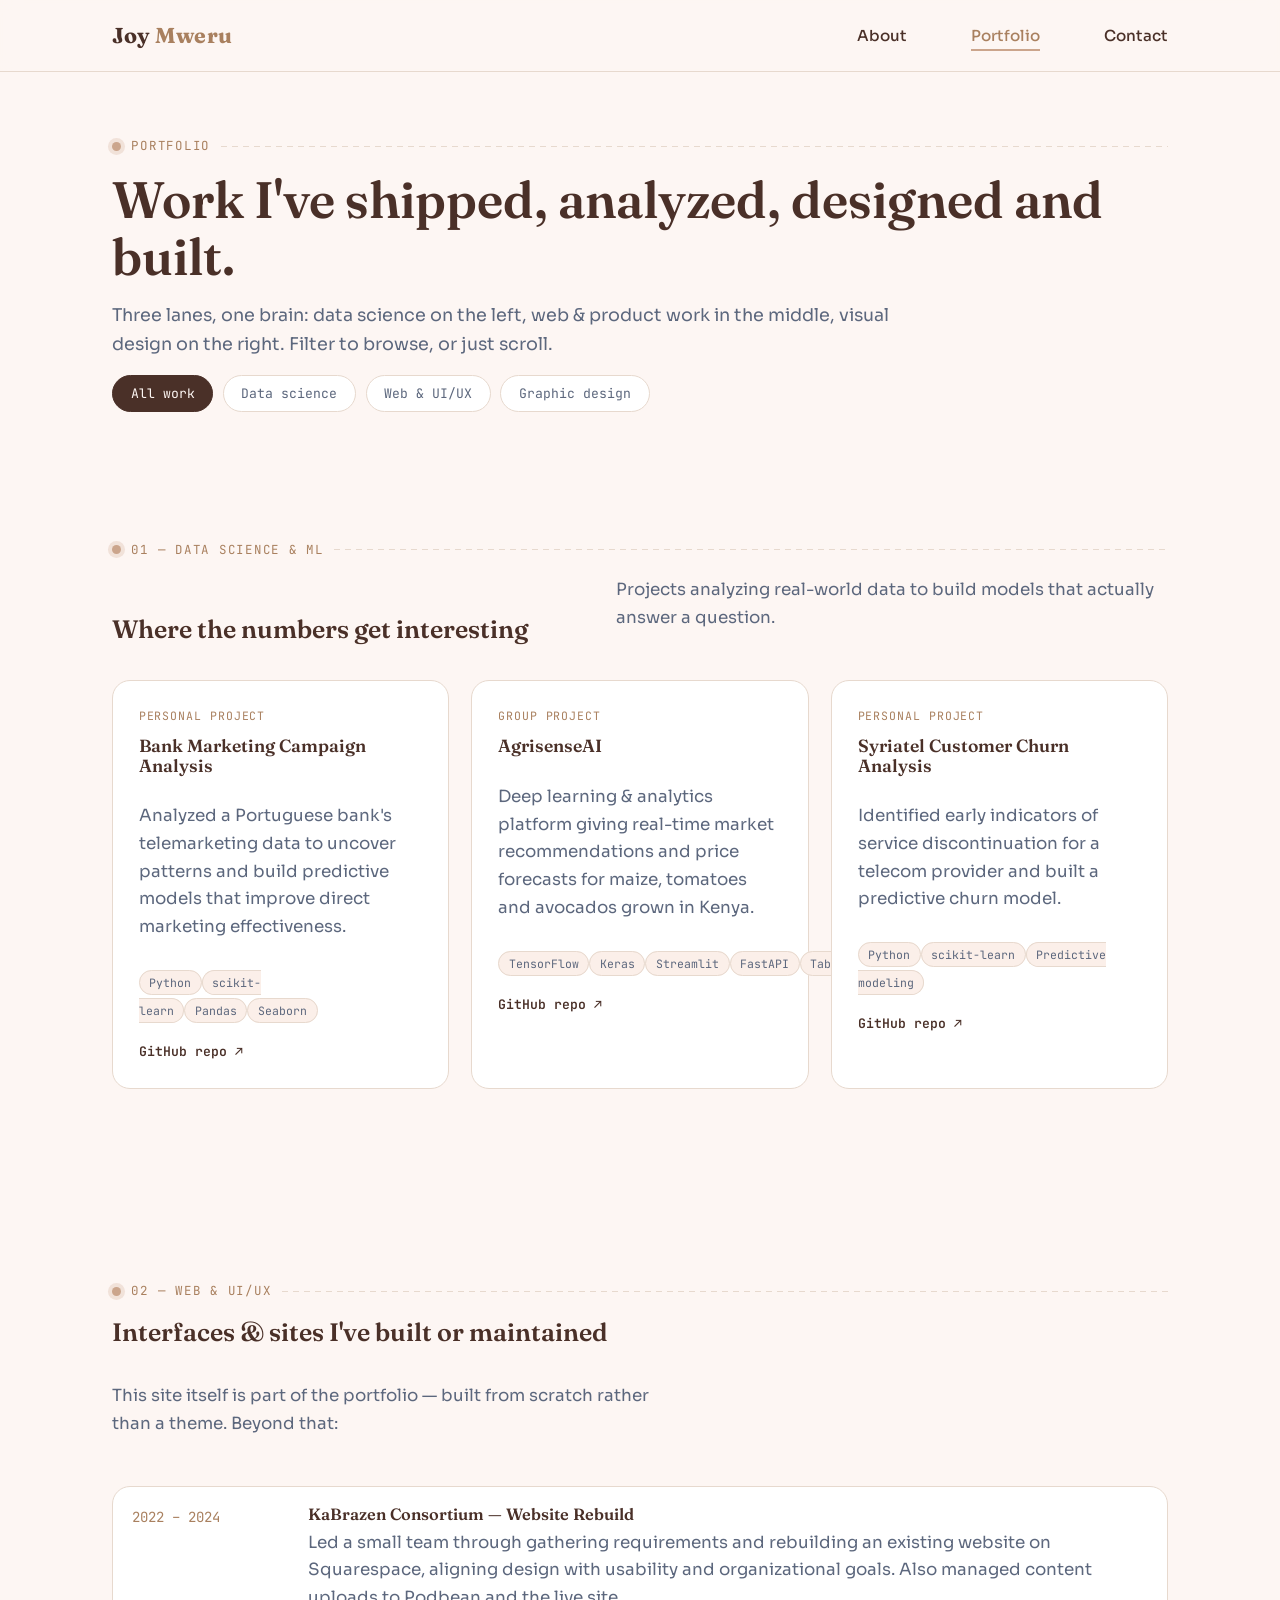
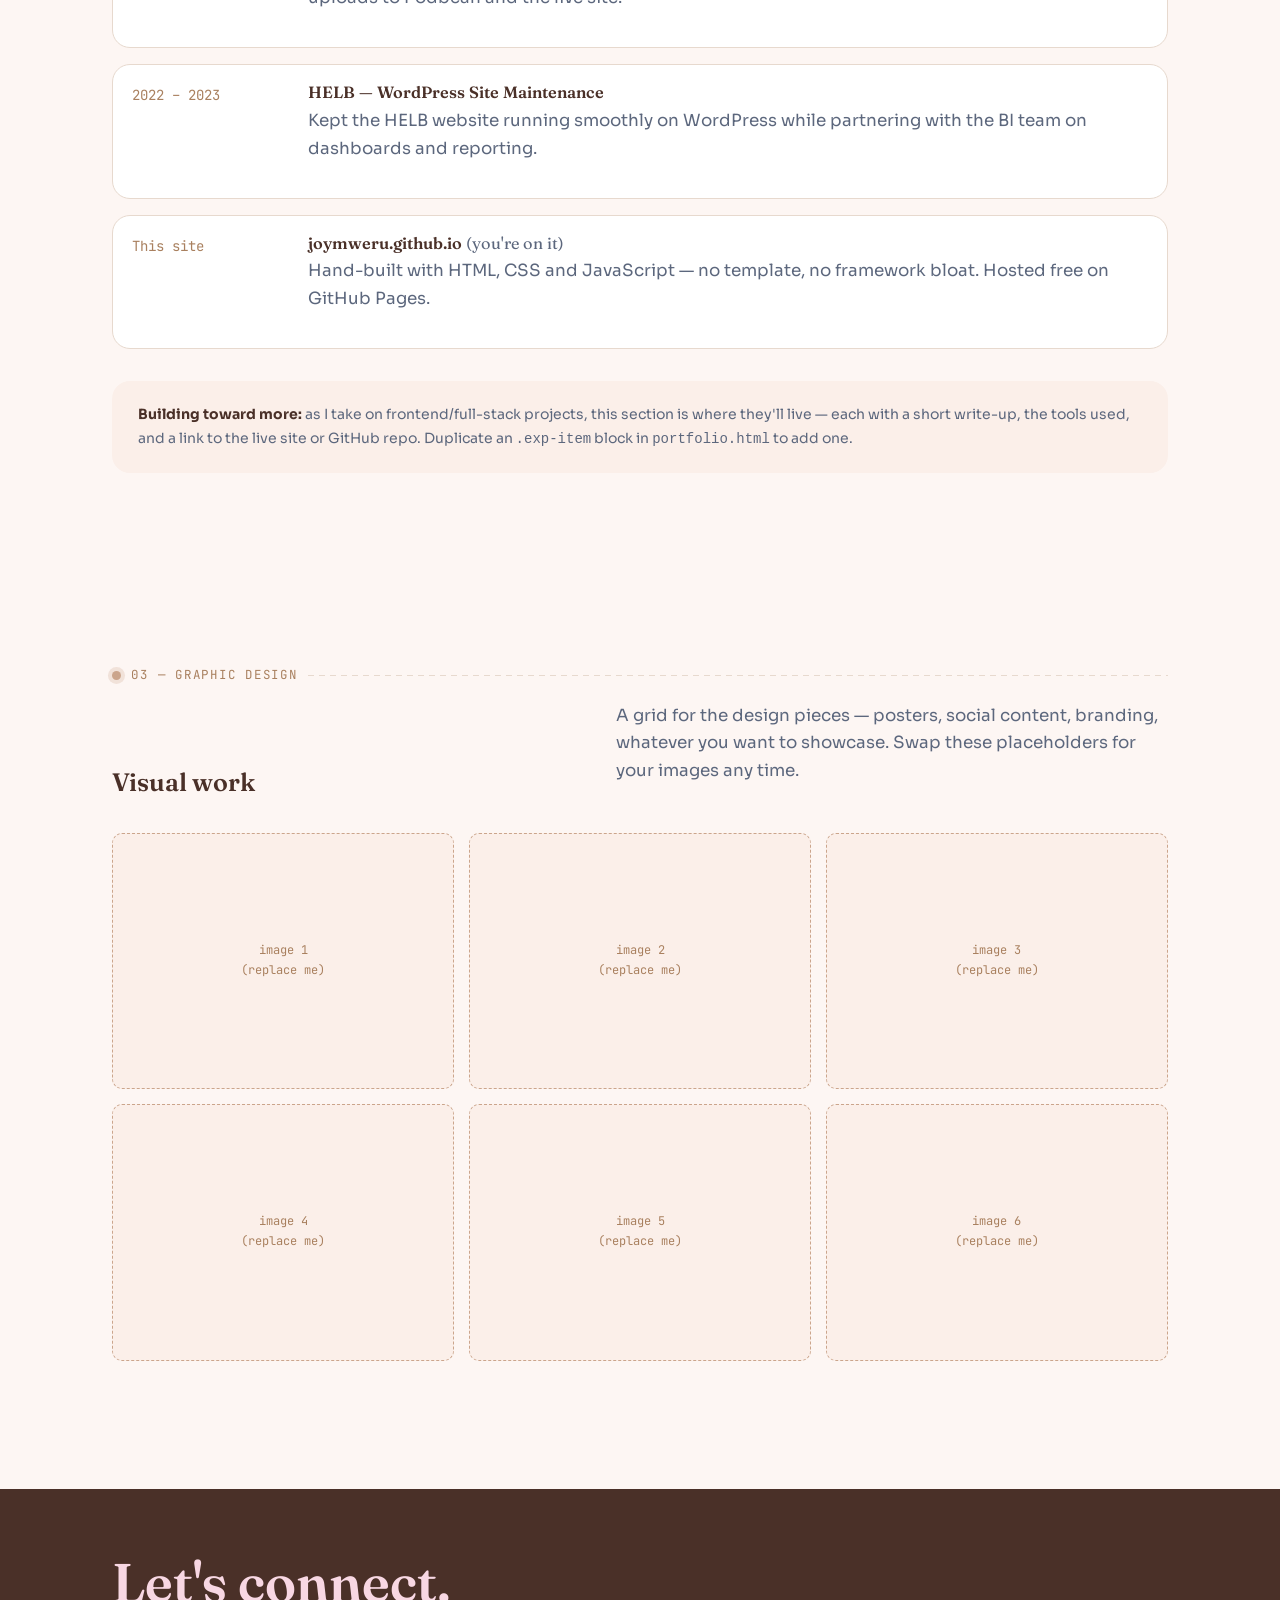
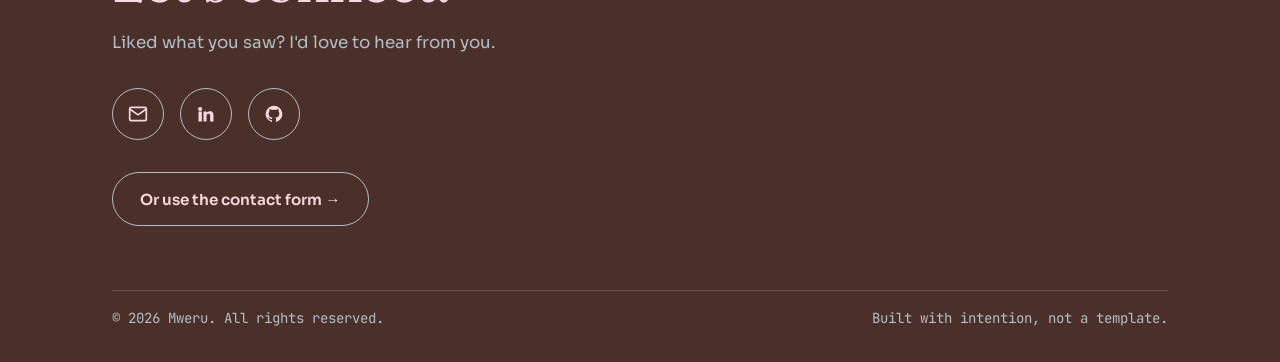
<file: portfolio.html>
<!DOCTYPE html>
<html lang="en">
<head>
<meta charset="UTF-8">
<meta name="viewport" content="width=device-width, initial-scale=1.0">
<title>Portfolio — Joy Mweru Gitau</title>
<meta name="description" content="Portfolio of data science, web development and graphic design work by Joy Mweru Gitau.">
<link rel="preconnect" href="https://fonts.googleapis.com">
<link rel="stylesheet" href="css/style.css">
</head>
<body>

<header class="site-header">
  <div class="wrap">
    <a href="index.html" class="logo">Joy <span>Mweru</span></a>
    <nav>
      <ul class="nav-links">
        <li><a href="about.html">About</a></li>
        <li><a href="portfolio.html" aria-current="page">Portfolio</a></li>
        <li><a href="contact.html">Contact</a></li>
      </ul>
    </nav>
    <button class="nav-toggle" aria-label="Toggle menu" aria-expanded="false"><span></span></button>
  </div>
</header>

<main>

  <section class="page-hero">
    <div class="wrap" data-reveal>
      <div class="eyebrow">Portfolio</div>
      <h1>Work I've shipped, analyzed, designed and built.</h1>
      <p class="lede">Three lanes, one brain: data science on the left, web &amp; product
        work in the middle, visual design on the right. Filter to browse, or just scroll.</p>
      <div class="filter-row">
        <button class="filter-btn active" data-filter="all">All work</button>
        <button class="filter-btn" data-filter="data">Data science</button>
        <button class="filter-btn" data-filter="web">Web &amp; UI/UX</button>
        <button class="filter-btn" data-filter="design">Graphic design</button>
      </div>
    </div>
  </section>

  <!-- ============ DATA SCIENCE ============
       EDIT: each .project-card is one project. Duplicate a card to add
       a new one, update the GitHub link in .links -->
  <section class="section-tight section-block" data-category-group="data">
    <div class="wrap" data-reveal>
      <div class="eyebrow">01 — Data science &amp; ML</div>
      <div class="section-head">
        <h2>Where the numbers get interesting</h2>
        <p class="lede">Projects analyzing real-world data to build models that
          actually answer a question.</p>
      </div>
      <div class="project-grid">

        <div class="project-card" data-category="data">
          <span class="cat">Personal project</span>
          <h3>Bank Marketing Campaign Analysis</h3>
          <p>Analyzed a Portuguese bank's telemarketing data to uncover patterns and
            build predictive models that improve direct marketing effectiveness.</p>
          <div class="tag-row"><span class="chip">Python</span><span class="chip">scikit-learn</span><span class="chip">Pandas</span><span class="chip">Seaborn</span></div>
          <div class="links"><a href="#" target="_blank" rel="noopener">GitHub repo ↗</a></div>
        </div>

        <div class="project-card" data-category="data">
          <span class="cat">Group project</span>
          <h3>AgrisenseAI</h3>
          <p>Deep learning &amp; analytics platform giving real-time market
            recommendations and price forecasts for maize, tomatoes and avocados
            grown in Kenya.</p>
          <div class="tag-row"><span class="chip">TensorFlow</span><span class="chip">Keras</span><span class="chip">Streamlit</span><span class="chip">FastAPI</span><span class="chip">Tableau</span></div>
          <div class="links"><a href="#" target="_blank" rel="noopener">GitHub repo ↗</a></div>
        </div>

        <div class="project-card" data-category="data">
          <span class="cat">Personal project</span>
          <h3>Syriatel Customer Churn Analysis</h3>
          <p>Identified early indicators of service discontinuation for a telecom
            provider and built a predictive churn model.</p>
          <div class="tag-row"><span class="chip">Python</span><span class="chip">scikit-learn</span><span class="chip">Predictive modeling</span></div>
          <div class="links"><a href="#" target="_blank" rel="noopener">GitHub repo ↗</a></div>
        </div>

      </div>
    </div>
  </section>

  <!-- ============ WEB / UI-UX ============ -->
  <section class="section-tight section-block" data-category-group="web">
    <div class="wrap" data-reveal>
      <div class="eyebrow">02 — Web &amp; UI/UX</div>
      <div class="section-head">
        <h2>Interfaces &amp; sites I've built or maintained</h2>
        <p class="lede">This site itself is part of the portfolio — built from
          scratch rather than a theme. Beyond that:</p>
      </div>
      <div class="exp-list">

        <div class="exp-item" data-category="web">
          <span class="role">2022 – 2024</span>
          <div>
            <h3>KaBrazen Consortium — Website Rebuild</h3>
            <p>Led a small team through gathering requirements and rebuilding an
              existing website on Squarespace, aligning design with usability and
              organizational goals. Also managed content uploads to Podbean and
              the live site.</p>
          </div>
        </div>

        <div class="exp-item" data-category="web">
          <span class="role">2022 – 2023</span>
          <div>
            <h3>HELB — WordPress Site Maintenance</h3>
            <p>Kept the HELB website running smoothly on WordPress while
              partnering with the BI team on dashboards and reporting.</p>
          </div>
        </div>

        <div class="exp-item" data-category="web">
          <span class="role">This site</span>
          <div>
            <h3>joymweru.github.io <span style="font-weight:400; color:var(--ink-soft);">(you're on it)</span></h3>
            <p>Hand-built with HTML, CSS and JavaScript — no template, no framework
              bloat. Hosted free on GitHub Pages.</p>
          </div>
        </div>
      </div>

      <div style="margin-top: var(--space-md); background: var(--surface-dim); border-radius: var(--radius); padding: 1.4rem 1.6rem;">
        <p style="margin:0; font-size: var(--fs-small);"><strong style="color:var(--chocolate);">Building toward more:</strong>
          as I take on frontend/full-stack projects, this section is where they'll live —
          each with a short write-up, the tools used, and a link to the live
          site or GitHub repo. Duplicate an <code>.exp-item</code> block in
          <code>portfolio.html</code> to add one.</p>
      </div>
    </div>
  </section>

  <!-- ============ GRAPHIC DESIGN GALLERY ============
       EDIT: replace each .gallery-item placeholder with:
       <div class="gallery-item" data-category="design">
         <img src="assets/img/design-01.jpg" alt="short description">
       </div>
       Drop your image files into assets/img/ first. -->
  <section class="section-tight section-block" data-category-group="design">
    <div class="wrap" data-reveal>
      <div class="eyebrow">03 — Graphic design</div>
      <div class="section-head">
        <h2>Visual work</h2>
        <p class="lede">A grid for the design pieces — posters, social content,
          branding, whatever you want to showcase. Swap these placeholders for
          your images any time.</p>
      </div>
      <div class="gallery-grid">
        <div class="gallery-item" data-category="design">image 1<br>(replace me)</div>
        <div class="gallery-item" data-category="design">image 2<br>(replace me)</div>
        <div class="gallery-item" data-category="design">image 3<br>(replace me)</div>
        <div class="gallery-item" data-category="design">image 4<br>(replace me)</div>
        <div class="gallery-item" data-category="design">image 5<br>(replace me)</div>
        <div class="gallery-item" data-category="design">image 6<br>(replace me)</div>
      </div>
    </div>
  </section>

</main>

<footer class="site-footer">
  <div class="wrap">
    <div class="footer-connect">
      <h2>Let's connect.</h2>
      <p>Liked what you saw? I'd love to hear from you.</p>
      <div class="footer-icons">
        <a href="mailto:mweruwagitau@gmail.com" aria-label="Email Joy" title="Email">
          <svg width="20" height="20" viewBox="0 0 24 24" fill="none" stroke="currentColor" stroke-width="2"><path d="M22 6l-10 7L2 6"/><rect x="2" y="4" width="20" height="16" rx="2"/></svg>
        </a>
        <a href="https://linkedin.com/in/YOUR-LINKEDIN" target="_blank" rel="noopener" aria-label="LinkedIn" title="LinkedIn">
          <svg width="20" height="20" viewBox="0 0 24 24" fill="currentColor"><path d="M4.98 3.5a2.5 2.5 0 11-.02 5 2.5 2.5 0 01.02-5zM3 9h4v12H3zM9 9h3.8v1.7h.05c.53-1 1.83-2.05 3.77-2.05C20.5 8.65 21 11 21 14.1V21h-4v-6.1c0-1.45-.03-3.3-2.02-3.3-2.02 0-2.33 1.58-2.33 3.2V21H9z"/></svg>
        </a>
        <a href="https://github.com/YOUR-GITHUB" target="_blank" rel="noopener" aria-label="GitHub" title="GitHub">
          <svg width="20" height="20" viewBox="0 0 24 24" fill="currentColor"><path d="M12 2a10 10 0 00-3.16 19.5c.5.1.68-.22.68-.48v-1.7c-2.78.6-3.37-1.34-3.37-1.34-.46-1.16-1.11-1.47-1.11-1.47-.9-.62.07-.6.07-.6 1 .07 1.53 1.03 1.53 1.03.9 1.53 2.34 1.09 2.91.83.09-.65.35-1.09.63-1.34-2.22-.25-4.56-1.11-4.56-4.94 0-1.1.39-1.99 1.03-2.69-.1-.25-.45-1.27.1-2.65 0 0 .84-.27 2.75 1.02a9.5 9.5 0 015 0c1.9-1.29 2.74-1.02 2.74-1.02.56 1.38.21 2.4.1 2.65.65.7 1.03 1.59 1.03 2.69 0 3.84-2.34 4.68-4.57 4.93.36.31.68.92.68 1.85V21c0 .27.18.58.69.48A10 10 0 0012 2z"/></svg>
        </a>
      </div>
      <a href="contact.html" class="btn btn-outline" style="border-color: var(--silver-blue); color: var(--bg-soft);">Or use the contact form →</a>
    </div>
    <div class="footer-bottom">
      <span>© 2026 Mweru. All rights reserved.</span>
      <span>Built with intention, not a template.</span>
    </div>
  </div>
</footer>

<script src="js/script.js"></script>
</body>
</html>
</file>
<file: css/style.css>
/* ============================================================
   JOY MWERU GITAU — PORTFOLIO STYLESHEET
   ============================================================
   HOW THIS FILE IS ORGANISED (so future-you can find things fast):
   1. Fonts
   2. Design tokens (colours, spacing, type scale) — EDIT HERE for
      quick palette / font swaps across the WHOLE site
   3. Reset & base
   4. Layout helpers
   5. Header / nav
   6. Buttons & form controls
   7. Signature "data-thread" motif (section eyebrows)
   8. Hero (home)
   9. Sections (skills, about-preview, portfolio-preview, certs)
   10. Footer ("Let's connect")
   11. About page
   12. Portfolio page
   13. Contact page
   14. Responsive
   ============================================================ */

@import url('https://fonts.googleapis.com/css2?family=Fraunces:opsz,wght@9..144,300;9..144,500;9..144,600;9..144,700&family=Sora:wght@300;400;500;600;700&family=JetBrains+Mono:wght@400;500&display=swap');

/* ---------- 2. DESIGN TOKENS ---------- */
:root{
  /* ---- palette (from brief) ---- */
  --blush:        #F8D7E3;   /* Primary — soft blush */
  --sand-alt:     #E8CFC1;   /* Primary alt — warm cream */
  --chocolate:    #4A3028;   /* Main — rich chocolate (text / dark surfaces) */
  --sand:         #CBA58C;   /* Focus — warm sand (CTAs, focus states) */
  --silver-blue:  #B2BDC8;   /* Secondary */
  --slate:        #5C677D;   /* Details — slate blue */

  /* ---- derived surface colours (built from the palette above) ---- */
  --bg:           #FDF6F3;   /* page background, warmer than white */
  --bg-soft:      var(--blush);
  --surface:      #FFFFFF;
  --surface-dim:  #FBEFE9;
  --ink:          var(--chocolate);
  --ink-soft:     var(--slate);
  --line:         #E7D9CE;
  --accent:       var(--sand);
  --accent-dark:  #A9805F;

  /* ---- type ---- */
  --font-display: 'Fraunces', Georgia, serif;
  --font-body:    'Sora', -apple-system, BlinkMacSystemFont, sans-serif;
  --font-mono:    'JetBrains Mono', 'Courier New', monospace;

  --fs-hero:      clamp(2.6rem, 6vw, 5rem);
  --fs-h1:        clamp(2.1rem, 4.2vw, 3.2rem);
  --fs-h2:        clamp(1.5rem, 3vw, 2.1rem);
  --fs-h3:        1.25rem;
  --fs-body:      1.05rem;
  --fs-small:     0.875rem;
  --fs-eyebrow:   0.78rem;

  /* ---- spacing ---- */
  --space-xs: 0.5rem;
  --space-sm: 1rem;
  --space-md: 2rem;
  --space-lg: 4rem;
  --space-xl: 7rem;

  --radius:   18px;
  --radius-sm: 10px;
  --container: 1120px;

  --shadow-soft: 0 20px 40px -20px rgba(74,48,40,0.25);
  --ease: cubic-bezier(.22,.61,.36,1);
}

/* ---------- 3. RESET & BASE ---------- */
*, *::before, *::after{ box-sizing: border-box; }
html{ scroll-behavior: smooth; }
body{
  margin: 0;
  background: var(--bg);
  color: var(--ink);
  font-family: var(--font-body);
  font-size: var(--fs-body);
  line-height: 1.65;
  -webkit-font-smoothing: antialiased;
}
h1,h2,h3,h4{
  font-family: var(--font-display);
  font-weight: 600;
  line-height: 1.1;
  margin: 0 0 var(--space-sm);
  color: var(--chocolate);
}
p{ margin: 0 0 var(--space-sm); color: var(--ink-soft); }
a{ color: inherit; text-decoration: none; }
img{ max-width: 100%; display: block; }
ul{ margin:0; padding:0; list-style:none; }
button{ font-family: inherit; cursor: pointer; }

::selection{ background: var(--sand); color: #fff; }

:focus-visible{
  outline: 3px solid var(--slate);
  outline-offset: 3px;
  border-radius: 4px;
}

@media (prefers-reduced-motion: reduce){
  *{ animation-duration: 0.001ms !important; animation-iteration-count: 1 !important; transition-duration: 0.001ms !important; scroll-behavior: auto !important; }
}

/* ---------- 4. LAYOUT HELPERS ---------- */
.wrap{
  max-width: var(--container);
  margin: 0 auto;
  padding: 0 var(--space-md);
}
section{ padding: var(--space-xl) 0; }
.section-tight{ padding: var(--space-lg) 0; }

/* ---------- 7. SIGNATURE MOTIF — "data thread" eyebrow ---------- */
/* Small dot + dashed line used to open every section, echoing a
   plotted trendline — the throughline between "data" and "dev". */
.eyebrow{
  display: flex;
  align-items: center;
  gap: 0.65rem;
  font-family: var(--font-mono);
  font-size: var(--fs-eyebrow);
  letter-spacing: 0.14em;
  text-transform: uppercase;
  color: var(--accent-dark);
  margin-bottom: var(--space-sm);
}
.eyebrow::before{
  content: "";
  width: 9px; height: 9px;
  border-radius: 50%;
  background: var(--accent);
  box-shadow: 0 0 0 4px rgba(203,165,140,0.25);
  flex-shrink: 0;
}
.eyebrow::after{
  content: "";
  flex: 1;
  height: 1px;
  background: repeating-linear-gradient(90deg, var(--line) 0 6px, transparent 6px 11px);
}

/* ---------- 5. HEADER / NAV ---------- */
.site-header{
  position: sticky;
  top: 0;
  z-index: 100;
  background: rgba(253, 246, 243, 0.86);
  backdrop-filter: blur(10px);
  border-bottom: 1px solid var(--line);
}
.site-header .wrap{
  display: flex;
  align-items: center;
  justify-content: space-between;
  padding-top: 1.1rem;
  padding-bottom: 1.1rem;
}
.logo{
  font-family: var(--font-display);
  font-size: 1.35rem;
  font-weight: 700;
  color: var(--chocolate);
  letter-spacing: 0.01em;
}
.logo span{ color: var(--accent-dark); }

.nav-links{
  display: flex;
  align-items: center;
  gap: var(--space-lg);
}
.nav-links a{
  font-size: 0.95rem;
  font-weight: 500;
  color: var(--ink);
  position: relative;
  padding: 4px 0;
}
.nav-links a::after{
  content:"";
  position: absolute; left: 0; right: 100%; bottom: -2px;
  height: 2px; background: var(--accent);
  transition: right 0.3s var(--ease);
}
.nav-links a:hover::after,
.nav-links a[aria-current="page"]::after{ right: 0; }
.nav-links a[aria-current="page"]{ color: var(--accent-dark); }

.nav-toggle{
  display: none;
  background: none;
  border: none;
  width: 34px; height: 26px;
  position: relative;
}
.nav-toggle span, .nav-toggle span::before, .nav-toggle span::after{
  content:"";
  position: absolute; left: 0; right: 0;
  height: 2px; background: var(--chocolate);
  transition: transform .25s var(--ease), opacity .25s var(--ease);
}
.nav-toggle span{ top: 12px; }
.nav-toggle span::before{ top: -9px; }
.nav-toggle span::after{ top: 9px; }
.nav-toggle.open span{ background: transparent; }
.nav-toggle.open span::before{ transform: translateY(9px) rotate(45deg); }
.nav-toggle.open span::after{ transform: translateY(-9px) rotate(-45deg); }

/* ---------- 6. BUTTONS & FORM CONTROLS ---------- */
.btn{
  display: inline-flex;
  align-items: center;
  gap: 0.5rem;
  padding: 0.85rem 1.7rem;
  border-radius: 999px;
  font-weight: 600;
  font-size: 0.95rem;
  border: 1.5px solid transparent;
  transition: transform .25s var(--ease), box-shadow .25s var(--ease), background .25s var(--ease), color .25s var(--ease);
}
.btn-primary{
  background: var(--chocolate);
  color: var(--bg);
}
.btn-primary:hover{ transform: translateY(-2px); box-shadow: var(--shadow-soft); background: var(--accent-dark); }
.btn-outline{
  background: transparent;
  border-color: var(--chocolate);
  color: var(--chocolate);
}
.btn-outline:hover{ background: var(--chocolate); color: var(--bg); transform: translateY(-2px); }
.btn-ghost{
  color: var(--accent-dark);
  padding-left: 0; padding-right: 0;
}
.btn-ghost::after{ content: " →"; transition: margin .2s var(--ease); }
.btn-ghost:hover::after{ margin-left: 4px; }

label{
  display:block;
  font-size: var(--fs-small);
  font-weight: 600;
  color: var(--chocolate);
  margin-bottom: 0.4rem;
}
input, select, textarea{
  width: 100%;
  font-family: var(--font-body);
  font-size: 1rem;
  padding: 0.85rem 1rem;
  border-radius: var(--radius-sm);
  border: 1.5px solid var(--line);
  background: var(--surface);
  color: var(--ink);
  transition: border-color .2s var(--ease), box-shadow .2s var(--ease);
}
input:focus, select:focus, textarea:focus{
  border-color: var(--sand);
  box-shadow: 0 0 0 4px rgba(203,165,140,0.22);
  outline: none;
}
textarea{ resize: vertical; min-height: 130px; }

/* ---------- 8. HERO ---------- */
.hero{
  padding: var(--space-xl) 0 var(--space-lg);
  position: relative;
  overflow: hidden;
}
.hero .wrap{
  display: grid;
  grid-template-columns: 1.15fr 0.85fr;
  gap: var(--space-lg);
  align-items: center;
}
.hero-eyebrow{
  font-family: var(--font-mono);
  font-size: var(--fs-eyebrow);
  color: var(--accent-dark);
  background: var(--blush);
  border: 1px solid var(--sand);
  padding: 0.4rem 0.9rem;
  border-radius: 999px;
  display: inline-block;
  margin-bottom: var(--space-sm);
}
.hero h1{
  font-size: var(--fs-hero);
  margin-bottom: 0.6rem;
}
.hero h1 em{
  font-style: normal;
  color: var(--accent-dark);
}
/* the terminal-style role typer — signature interaction */
.role-typer{
  font-family: var(--font-mono);
  font-size: clamp(1rem, 2vw, 1.3rem);
  color: var(--slate);
  margin-bottom: var(--space-md);
  min-height: 1.6em;
}
.role-typer::before{ content: "$ whoami → "; color: var(--accent-dark); }
.role-typer .cursor{
  display:inline-block; width: 2px; height: 1.1em;
  background: var(--accent-dark); margin-left: 2px;
  vertical-align: -0.15em;
  animation: blink 1s steps(1) infinite;
}
@keyframes blink{ 50%{ opacity: 0; } }

.hero-cta{ display: flex; gap: 1rem; flex-wrap: wrap; margin-top: var(--space-sm); }

.hero-portrait{
  position: relative;
  justify-self: center;
}
.hero-portrait .frame{
  width: min(320px, 100%);
  aspect-ratio: 1/1;
  border-radius: 32% 68% 62% 38% / 45% 38% 62% 55%;
  background: linear-gradient(150deg, var(--blush), var(--sand-alt));
  border: 2px solid var(--sand);
  display: flex; align-items:center; justify-content:center;
  overflow: hidden;
  box-shadow: var(--shadow-soft);
}
.hero-portrait img{ width: 100%; height: 100%; object-fit: cover; }
.hero-portrait .frame.placeholder{
  color: var(--accent-dark);
  font-family: var(--font-mono);
  font-size: 0.85rem;
  text-align: center;
  padding: var(--space-sm);
}
.hero-portrait .tag{
  position:absolute; bottom: -14px; right: 6%;
  background: var(--chocolate); color: var(--bg);
  font-family: var(--font-mono); font-size: 0.75rem;
  padding: 0.5rem 0.9rem; border-radius: 999px;
  box-shadow: var(--shadow-soft);
}

/* ---------- 9. SKILLS ---------- */
.skills-grid{
  display: grid;
  grid-template-columns: repeat(auto-fit, minmax(240px,1fr));
  gap: 1.2rem;
  margin-top: var(--space-md);
}
.skill-card{
  background: var(--surface);
  border: 1px solid var(--line);
  border-radius: var(--radius);
  padding: 1.6rem;
  transition: transform .25s var(--ease), box-shadow .25s var(--ease), border-color .25s var(--ease);
}
.skill-card:hover{ transform: translateY(-4px); box-shadow: var(--shadow-soft); border-color: var(--sand); }
.skill-card .icon{
  width: 42px; height:42px; border-radius: 12px;
  background: var(--blush);
  display:flex; align-items:center; justify-content:center;
  font-size: 1.3rem;
  margin-bottom: 0.9rem;
}
.skill-card h3{ font-size: 1.05rem; margin-bottom: 0.4rem; }
.skill-card ul{ margin-top: 0.6rem; }
.skill-card li{
  font-size: var(--fs-small);
  color: var(--ink-soft);
  padding: 0.15rem 0;
}
.skill-card li::before{ content: "· "; color: var(--accent-dark); font-weight:700; }

/* ---------- generic section header ---------- */
.section-head{
  display:flex; align-items:flex-end; justify-content:space-between;
  gap: var(--space-md); flex-wrap: wrap;
  margin-bottom: var(--space-md);
}
.section-head h2{ margin-bottom: 0.3rem; }
.section-head .lede{ max-width: 46ch; }

/* ---------- about preview / portfolio preview (home) ---------- */
.split{
  display:grid; grid-template-columns: 0.95fr 1.05fr;
  gap: var(--space-lg); align-items:center;
}
.split.reverse .split-media{ order: 2; }
.split-card{
  background: var(--surface); border:1px solid var(--line);
  border-radius: var(--radius); padding: var(--space-md);
  box-shadow: var(--shadow-soft);
}
.stat-row{ display:flex; gap: var(--space-md); margin: var(--space-sm) 0 var(--space-md); flex-wrap:wrap; }
.stat{ font-family: var(--font-mono); }
.stat b{ display:block; font-size: 1.6rem; color: var(--chocolate); font-family: var(--font-display); }
.stat span{ font-size: var(--fs-small); color: var(--ink-soft); }

/* portfolio preview cards on home */
.preview-grid{
  display:grid; grid-template-columns: repeat(auto-fit,minmax(260px,1fr));
  gap: 1.2rem; margin-top: var(--space-md);
}
.preview-card{
  background: var(--surface); border:1px solid var(--line);
  border-radius: var(--radius); padding: 1.5rem;
  display:flex; flex-direction:column; gap:0.6rem;
  transition: transform .25s var(--ease), box-shadow .25s var(--ease);
}
.preview-card:hover{ transform: translateY(-4px); box-shadow: var(--shadow-soft); }
.preview-card .tag-row{ display:flex; gap:0.4rem; flex-wrap:wrap; margin-top:0.3rem;}
.chip{
  font-family: var(--font-mono); font-size: 0.72rem;
  background: var(--surface-dim); color: var(--slate);
  border:1px solid var(--line); padding: 0.25rem 0.6rem; border-radius: 999px;
}

/* certifications */
.cert-list{ display:grid; grid-template-columns: repeat(auto-fit,minmax(280px,1fr)); gap: 1rem; margin-top: var(--space-md); }
.cert-item{
  display:flex; gap:0.9rem; align-items:flex-start;
  background: var(--surface-dim); border:1px dashed var(--sand);
  border-radius: var(--radius-sm); padding: 1rem 1.2rem;
}
.cert-item .dot{ width:8px; height:8px; border-radius:50%; background:var(--accent); margin-top:0.5em; flex-shrink:0; }
.cert-item h4{ font-family: var(--font-body); font-size:0.98rem; font-weight:600; margin:0 0 0.15rem; color: var(--chocolate); }
.cert-item p{ margin:0; font-size: var(--fs-small); }

/* ---------- 10. FOOTER — Let's Connect ---------- */
.site-footer{
  background: var(--chocolate);
  color: var(--bg-soft);
  padding: var(--space-lg) 0 var(--space-md);
  margin-top: var(--space-lg);
}
.footer-connect h2{
  color: var(--bg-soft);
  font-size: clamp(2rem,5vw,3.4rem);
}
.footer-connect p{ color: var(--silver-blue); max-width: 50ch; }
.footer-icons{
  display:flex; gap: 1rem; margin: var(--space-md) 0;
}
.footer-icons a{
  width: 52px; height:52px; border-radius:50%;
  border: 1.5px solid var(--silver-blue);
  display:flex; align-items:center; justify-content:center;
  transition: transform .25s var(--ease), background .25s var(--ease), border-color .25s var(--ease);
  color: var(--bg-soft);
}
.footer-icons a:hover{ background: var(--sand); border-color: var(--sand); color: var(--chocolate); transform: translateY(-3px); }
.footer-connect .btn-outline:hover{ background: var(--silver-blue); color: var(--chocolate); }
.footer-bottom{
  border-top: 1px solid rgba(178,189,200,0.25);
  margin-top: var(--space-lg);
  padding-top: var(--space-sm);
  display:flex; justify-content:space-between; flex-wrap:wrap; gap:0.5rem;
  font-size: var(--fs-small); color: var(--silver-blue);
  font-family: var(--font-mono);
}

/* ---------- page hero (inner pages) ---------- */
.page-hero{ padding: var(--space-lg) 0 var(--space-md); }
.page-hero h1{ font-size: var(--fs-h1); }
.page-hero .lede{ max-width: 60ch; font-size: 1.1rem; }

/* ---------- 11. ABOUT PAGE ---------- */
.about-body{ display:grid; grid-template-columns: 1fr; gap: var(--space-lg); }
.about-copy p{ font-size: 1.05rem; }
.about-copy h3{ margin-top: var(--space-md); font-size: 1.15rem; }
.timeline{ margin-top: var(--space-sm); }
.timeline-item{
  display:grid; grid-template-columns: 140px 1fr; gap: 1rem;
  padding: 1.1rem 0; border-bottom: 1px solid var(--line);
}
.timeline-item .when{ font-family: var(--font-mono); font-size: var(--fs-small); color: var(--accent-dark); }
.timeline-item h4{ margin: 0 0 0.2rem; font-family: var(--font-body); font-size: 1.02rem; font-weight:700; color: var(--chocolate); }
.timeline-item p{ margin:0; font-size: var(--fs-small); }

.cta-banner{
  background: linear-gradient(120deg, var(--blush), var(--sand-alt));
  border-radius: var(--radius);
  padding: var(--space-lg) var(--space-md);
  text-align:center;
  margin-top: var(--space-lg);
}
.cta-banner h2{ margin-bottom: 0.4rem; }
.cta-banner p{ color: var(--chocolate); opacity:0.75; margin-bottom: var(--space-sm); }

.page-bottom-nav{
  display:flex; justify-content:space-between; align-items:center;
  padding: var(--space-md) 0 var(--space-lg);
  margin-top: var(--space-md);
  border-top: 1px solid var(--line);
}
.page-bottom-nav a{ font-weight:600; font-family: var(--font-mono); font-size: 0.9rem; color: var(--chocolate); }
.page-bottom-nav a:hover{ color: var(--accent-dark); }

/* ---------- 12. PORTFOLIO PAGE ---------- */
.filter-row{
  display:flex; gap:0.6rem; flex-wrap:wrap; margin-bottom: var(--space-md);
}
.filter-btn{
  font-family: var(--font-mono); font-size: 0.82rem;
  padding: 0.55rem 1.1rem; border-radius: 999px;
  border: 1.5px solid var(--line); background: var(--surface); color: var(--slate);
  transition: all .2s var(--ease);
}
.filter-btn.active, .filter-btn:hover{ background: var(--chocolate); color: var(--bg); border-color: var(--chocolate); }

.project-grid{
  display:grid; grid-template-columns: repeat(auto-fit,minmax(300px,1fr));
  gap: 1.4rem;
}
.project-card{
  background: var(--surface); border:1px solid var(--line); border-radius: var(--radius);
  padding: 1.6rem; display:flex; flex-direction:column; gap:0.7rem;
  transition: transform .25s var(--ease), box-shadow .25s var(--ease);
}
.project-card:hover{ transform: translateY(-5px); box-shadow: var(--shadow-soft); }
.project-card .cat{
  font-family: var(--font-mono); font-size: 0.72rem; text-transform:uppercase; letter-spacing:0.08em;
  color: var(--accent-dark);
}
.project-card h3{ font-size:1.1rem; }
.project-card .links{ margin-top:0.4rem; display:flex; gap:1rem; }
.project-card .links a{ font-family: var(--font-mono); font-size: 0.82rem; color: var(--chocolate); font-weight:600; }
.project-card .links a:hover{ color: var(--accent-dark); }

.section-block{ margin-bottom: var(--space-lg); }
.section-block > .section-head{ margin-bottom: var(--space-sm); }

/* graphic design gallery grid */
.gallery-grid{
  display:grid; grid-template-columns: repeat(3, 1fr); gap: 0.9rem;
}
.gallery-item{
  aspect-ratio: 4/3; border-radius: var(--radius-sm);
  background: var(--surface-dim);
  border: 1px dashed var(--sand);
  display:flex; align-items:center; justify-content:center;
  overflow:hidden;
  font-family: var(--font-mono); font-size:0.75rem; color: var(--accent-dark); text-align:center; padding: 0.6rem;
}
.gallery-item img{ width:100%; height:100%; object-fit:cover; }

/* web/uiux experience list */
.exp-list{ display:flex; flex-direction:column; gap: 1rem; }
.exp-item{
  display:grid; grid-template-columns: 160px 1fr; gap: 1rem;
  padding: 1.2rem; background: var(--surface); border:1px solid var(--line); border-radius: var(--radius);
}
.exp-item .role{ font-family: var(--font-mono); font-size: var(--fs-small); color: var(--accent-dark); }
.exp-item h3{ font-size: 1.02rem; margin-bottom:0.3rem; }

/* ---------- 13. CONTACT PAGE ---------- */
.contact-grid{
  display:grid; grid-template-columns: 1fr 1.15fr; gap: var(--space-lg);
  align-items:start;
}
.contact-info .info-item{ margin-bottom: var(--space-md); }
.contact-info .info-item .eyebrow{ margin-bottom: 0.3rem; }
.contact-info a.big-link{ font-family: var(--font-display); font-size:1.3rem; color: var(--chocolate); }
.contact-info a.big-link:hover{ color: var(--accent-dark); }

.contact-form{
  background: var(--surface); border:1px solid var(--line); border-radius: var(--radius);
  padding: var(--space-md); box-shadow: var(--shadow-soft);
}
.form-row{ margin-bottom: 1.1rem; }
.form-row.two-col{ display:grid; grid-template-columns: 1fr 1fr; gap: 1rem; }
.phone-field{ display:grid; grid-template-columns: 110px 1fr; gap: 0.5rem; }
.optional-tag{ font-weight:400; color: var(--ink-soft); text-transform:none; letter-spacing:0; }

.form-status{
  margin-top: 1rem; padding: 0.9rem 1.1rem; border-radius: var(--radius-sm);
  font-size: var(--fs-small); display:none;
}
.form-status.show{ display:block; }
.form-status.success{ background:#E7F3EA; color:#2C6B41; display:block; }
.form-status.error{ background:#FBE6E6; color:#A23B3B; display:block; }

/* ---------- scroll reveal (pairs with js/script.js) ---------- */
[data-reveal]{
  opacity: 0;
  transform: translateY(18px);
  transition: opacity .7s var(--ease), transform .7s var(--ease);
}
[data-reveal].is-visible{ opacity: 1; transform: translateY(0); }

/* ---------- 14. RESPONSIVE ---------- */
@media (max-width: 900px){
  .hero .wrap{ grid-template-columns: 1fr; }
  .hero-portrait{ order:-1; }
  .split, .split.reverse{ grid-template-columns: 1fr; }
  .split.reverse .split-media{ order:0; }
  .contact-grid{ grid-template-columns: 1fr; }
  .about-body{ grid-template-columns: 1fr; }
  .gallery-grid{ grid-template-columns: repeat(2,1fr); }
}
@media (max-width: 720px){
  .nav-toggle{ display:block; }
  .nav-links{
    position:absolute; top:100%; left:0; right:0;
    background: var(--bg); flex-direction:column; align-items:flex-start;
    padding: var(--space-md); gap: var(--space-sm);
    border-bottom: 1px solid var(--line);
    transform: translateY(-8px); opacity:0; pointer-events:none;
    transition: all .25s var(--ease);
  }
  .nav-links.open{ transform: translateY(0); opacity:1; pointer-events:auto; }
  .timeline-item{ grid-template-columns: 1fr; }
  .exp-item{ grid-template-columns: 1fr; }
  .form-row.two-col{ grid-template-columns: 1fr; }
  .gallery-grid{ grid-template-columns: repeat(2,1fr); }
  .footer-bottom{ flex-direction:column; }
}
</file>
